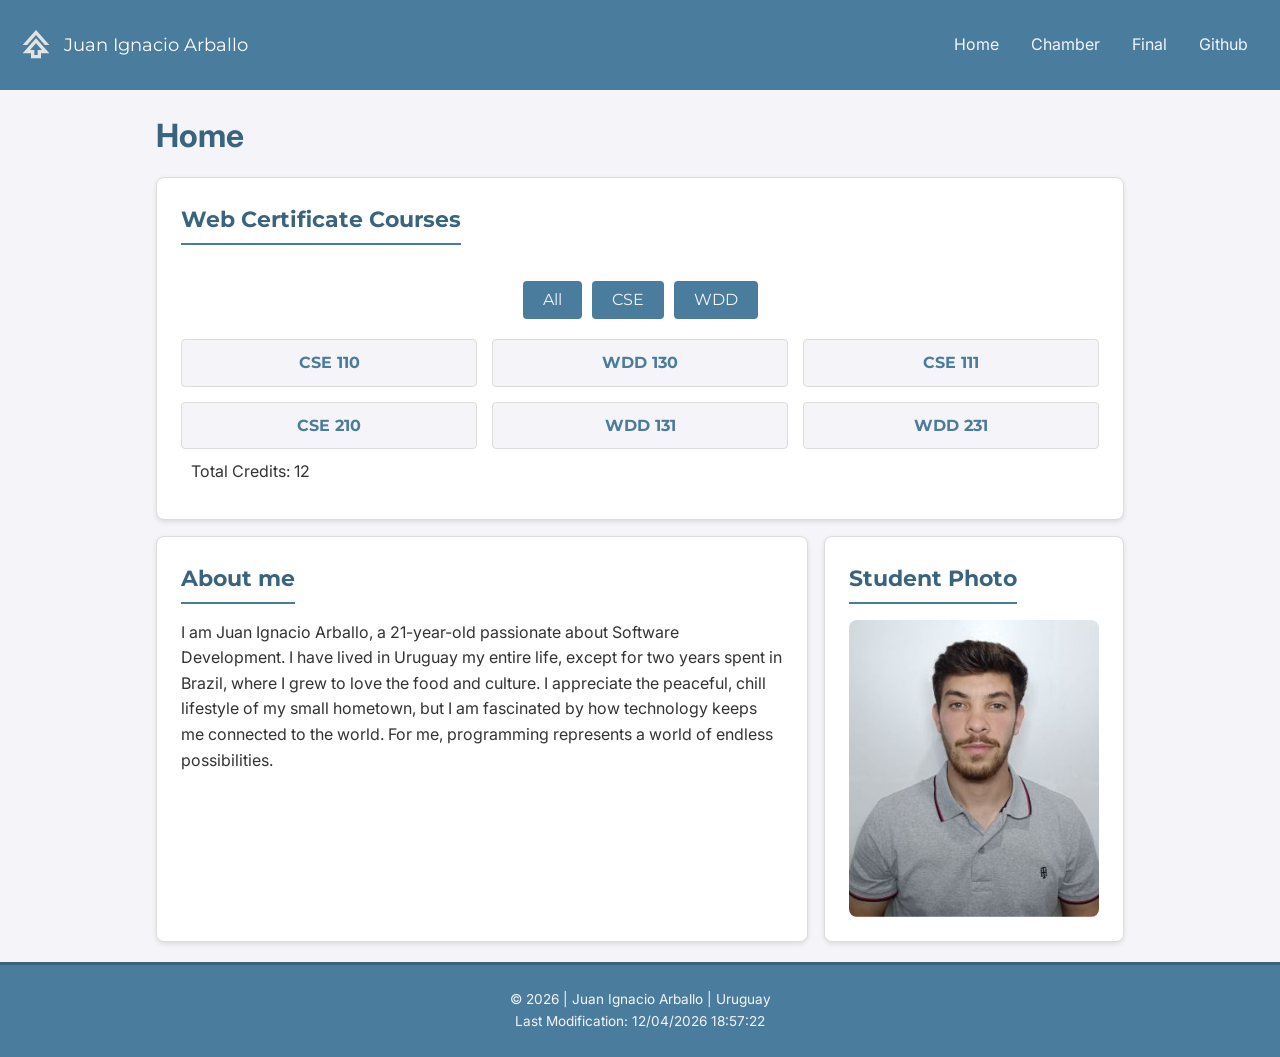
<file: index.html>
<!DOCTYPE html>
<html lang="en">
<head>
    <meta charset="UTF-8">
    <meta name="viewport" content="width=device-width, initial-scale=1.0">
    <meta name="author" content="Juan Ignacio Arballo">
    <meta name="description" content="WDD 231 Course Portal for Juan Ignacio Arballo. A hub for web development assignments, certificate progress, and software development projects.">

    <meta property="og:title" content="Juan Ignacio Arballo - WDD 231 Web Portal">
    <meta property="og:description" content="Assignment portal for WDD 231: Web Frontend Development. Check out my latest projects and coding progress.">
    <meta property="og:image" content="https://github.com/juanignacioA/wdd231/images/logo.svg">
    <meta property="og:url" content="https://github.com/juanignacioA/wdd231">
    
    <title>Software Development Portfolio</title>
    <link rel="icon" href="images/favicon.ico" type="image/logo">
    <link rel="stylesheet" href="styles/normalize.css">
    <link rel="stylesheet" href="styles/base.css">
    <link rel="stylesheet" href="styles/large.css">
    <link rel="preconnect" href="https://fonts.googleapis.com">
    <link rel="preconnect" href="https://fonts.gstatic.com" crossorigin>
    <link href="https://fonts.googleapis.com/css2?family=Inter:wght@400;700&family=Montserrat:wght@700&display=swap" rel="stylesheet">
    <script src="scripts/main.js" defer></script>
</head>
<body>

    <header>
        <div class="logo-area">
            <img src="images/logo.svg" alt="Logo" width="40" height="40">
            <span class="logo-text">Juan Ignacio Arballo</span>
        </div>

        <nav id="nav-menu">
            <a href="index.html">Home</a>
            <a href="chamber/index.html">Chamber</a>
            <a href="#">Final</a>
            <a href="https://github.com/juanignacioA/wdd231">Github</a>
        </nav>

        <button id="nav-button" class="hamburger-btn" aria-label="Toggle navigation"></button>
    </header>
<main>
    <h1>Home</h1>
    <section class="card-section" id="card-one">
        <h2>Web Certificate Courses</h2>
        <div class="filters">
            <button id="all">All</button>
            <button id="cse">CSE</button>
            <button id="wdd">WDD</button>
        </div>
        <div id="course-list"></div>
        <p id="total-credits"></p>
    </section>
    <section class="card-section" id="card-two">
        <h2>About me</h2>
        <p>I am Juan Ignacio Arballo, a 21-year-old passionate about Software Development. I have lived in Uruguay my entire life, except for two years spent in Brazil, where I grew to love the food and culture. I appreciate the peaceful, chill lifestyle of my small hometown, but I am fascinated by how technology keeps me connected to the world. For me, programming represents a world of endless possibilities.</p>
    </section>

    <section class="card-section" id="card-three">
        <h2>Student Photo</h2>
        <img src="images/profile-foto-small.jpg" alt="Student photo">
    </section>
</main>

    <footer>
        <p>&copy; <span id="currentyear"></span> | Juan Ignacio Arballo | Uruguay</p>
        <p id="lastModified"></p>
    </footer>

</body>
</html>
</file>
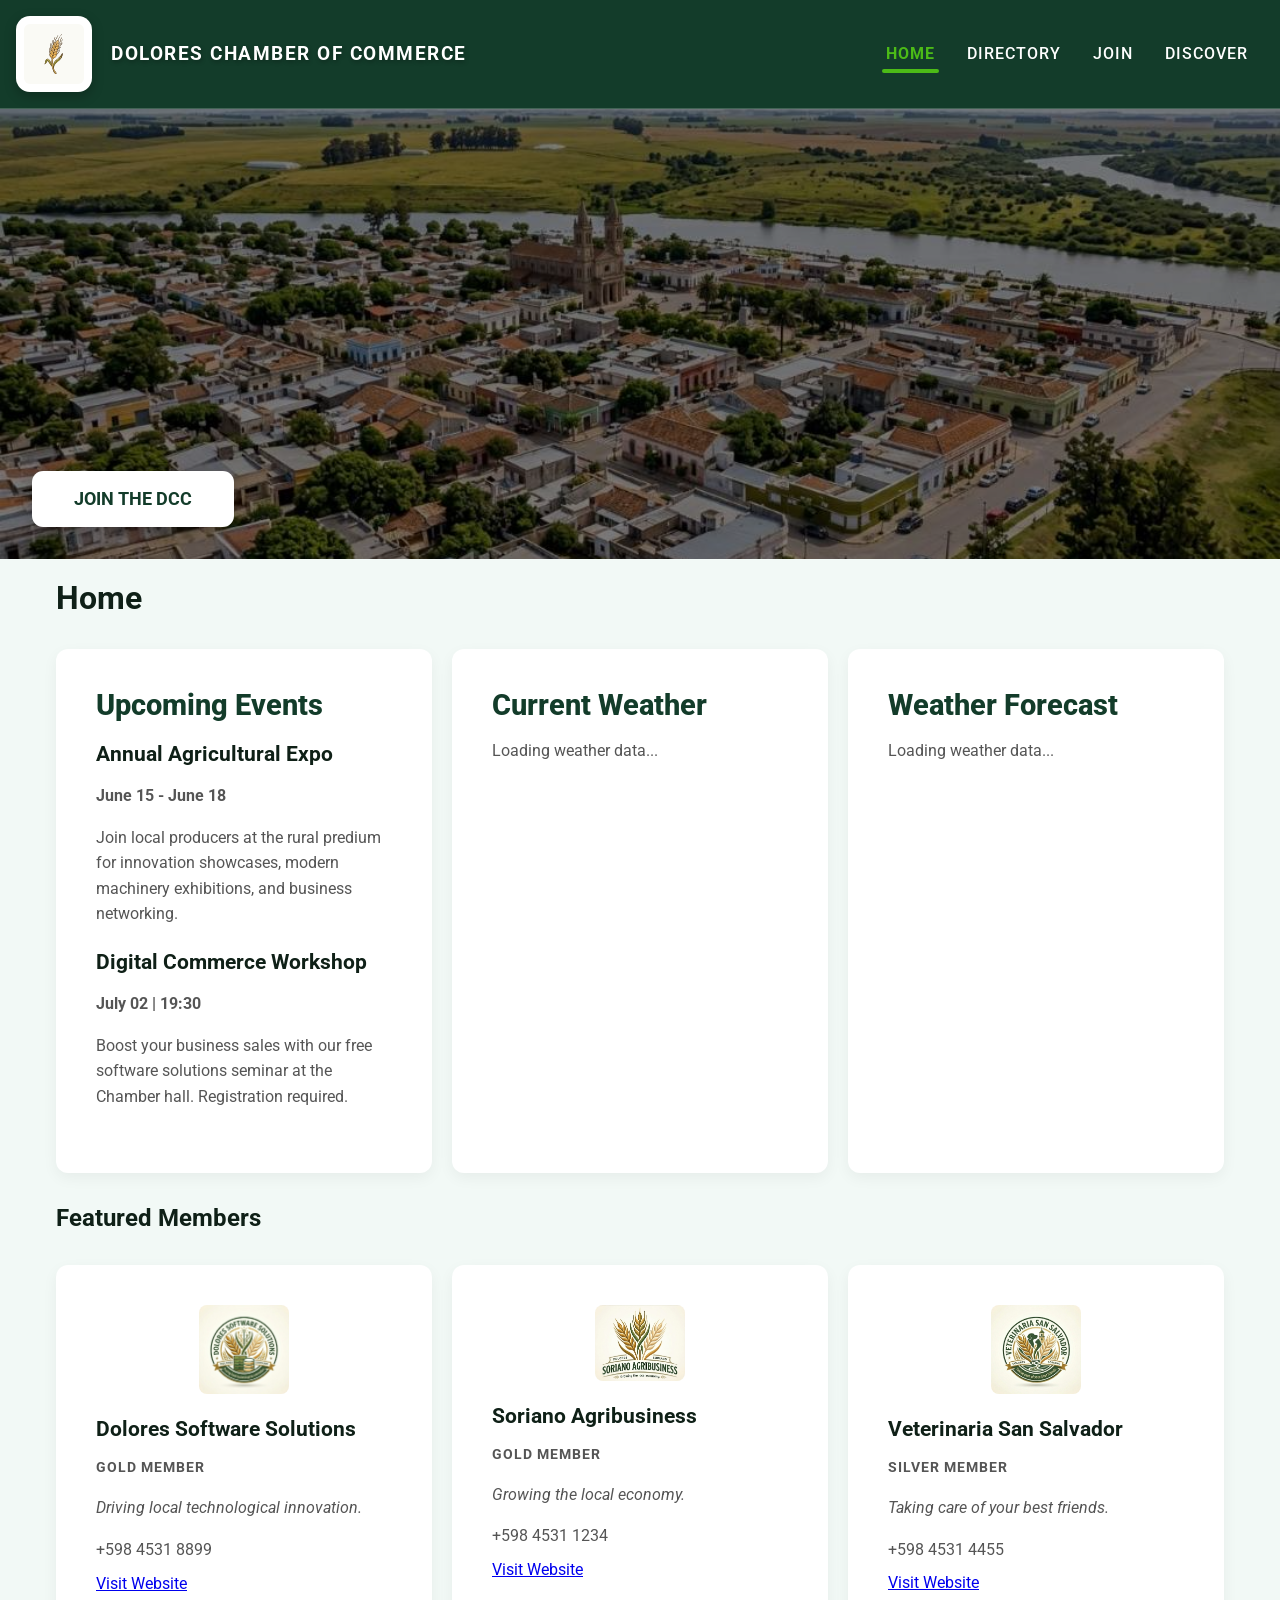
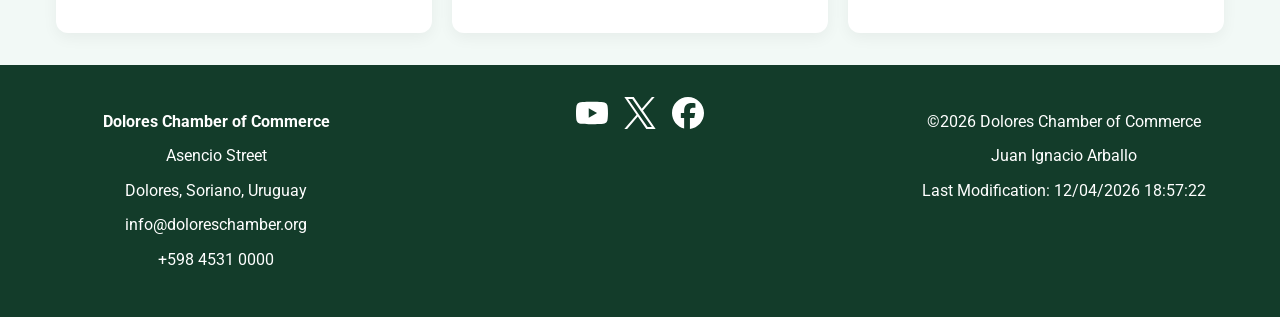
<file: chamber/index.html>
<!DOCTYPE html>
<html lang="en">
<head>
    <meta charset="UTF-8">
    <meta name="viewport" content="width=device-width, initial-scale=1.0">

    <meta property="og:title" content="Chamber of Commerce Home - Dolores, Soriano">
    <meta property="og:description" content="Explore and connect with local businesses and organization members in our chamber directory.">
    <meta property="og:image" content="https://juanignacioa.github.io/wdd231/chamber/images/logo-wheat.webp">
    <meta property="og:url" content="https://juanignacioa.github.io/wdd231/chamber/directory.html">

    <meta name="description" content="Chamber of Commerce business Home page. View local organization profiles in grid or list layout.">
    <meta name="author" content="Juan Ignacio Arballo">

    <title>Home - Dolores Chamber of Commerce</title>

    <link rel="preconnect" href="https://fonts.googleapis.com">
    <link rel="preconnect" href="https://fonts.gstatic.com" crossorigin>
    <link href="https://fonts.googleapis.com/css2?family=Roboto:wght@400;500;700&display=swap" rel="stylesheet">

    <link rel="icon" href="images/favicon-wheat.ico">
    <link rel="stylesheet" href="../styles/normalize.css">
    <link rel="stylesheet" href="styles/base.css">
    <link rel="stylesheet" href="styles/base-large.css">
    <link rel="stylesheet" href="styles/home.css">
    <script src="scripts/main.mjs" type="module"></script>
    <script src="scripts/home.mjs" type="module"></script>
    <script src="scripts/weather.mjs" type="module"></script>

</head>
<body>
    <header>
        <div class="logo-area">
            <div class="logo-area">
                <a href="index.html" class="logo-link">
                    <img src="images/logo-wheat.svg" alt="Dolores Chamber Logo" id="logo">
                    <span class="logo-text">
                        <span class="long-text">DOLORES CHAMBER OF COMMERCE</span>
                        <span class="short-text">DOLORES C.C.</span>
                    </span>
                </a>
            </div>
        </div>
        <button id="menu"></button>
        <nav class="navigation">
            <a href="index.html" class="active">HOME</a>
            <a href="directory.html">DIRECTORY</a>
            <a href="join.html">JOIN</a>
            <a href="discover.html">DISCOVER</a>
        </nav>
    </header>
    <main class="home-main">
        <section class="hero-section">
            <img src="images/hero-image-small.webp" alt="Aerial view of Dolores" class="hero-img">
            <div class="hero-btn-container">
                <a href="join.html" class="hero-btn">JOIN THE DCC</a>
            </div>
        </section>
        
        <div class="content-wrapper">
            <h1>Home</h1>
            <section class="home-grid">
                <div id="events-container" class="card">
                    <h2>Upcoming Events</h2>
                </div>
                <div id="weather-container" class="card">
                    <h2>Current Weather</h2>
                    <div id="current-weather"><p>Loading weather data...</p></div>
                </div>
                <div id="forecast-container" class="card">
                    <h2>Weather Forecast</h2>
                    <div id="three-day-forecast"><p>Loading weather data...</p></div>
                </div>
            </section>

            <section class="spotlights-section">
                <h2>Featured Members</h2>
                <div id="spotlights-container" class="spotlights-grid">
                    <p>Loading members...</p>
                </div>
            </section>

        </div>
    </main>

    <footer>
        <div class="footer-info">
            <p><strong>Dolores Chamber of Commerce</strong></p>
            <p>Asencio Street</p>
            <p>Dolores, Soriano, Uruguay</p>
            <p>info@doloreschamber.org</p>
            <p>+598 4531 0000</p>
        </div>
        <div class="footer-social">
            <a href="#" class="social-icon"><img src="images/youtube.svg" alt="YouTube" aria-label="Visit our Youtube Chanel"></a>
            <a href="#" class="social-icon"><img src="images/x-twitter.svg" alt="Twitter" aria-label="Visit our Twitter page"></a>
            <a href="#" class="social-icon"><img src="images/facebook.svg" alt="Facebook" aria-label="Visit our Facebook page"></a>
        </div>
        <div class="footer-meta">
            <p>&copy;<span id="currentyear"></span> Dolores Chamber of Commerce</p>
            <p>Juan Ignacio Arballo</p>
            <p id="lastModified"></p>
        </div>
    </footer>
</body>
</html>
</file>
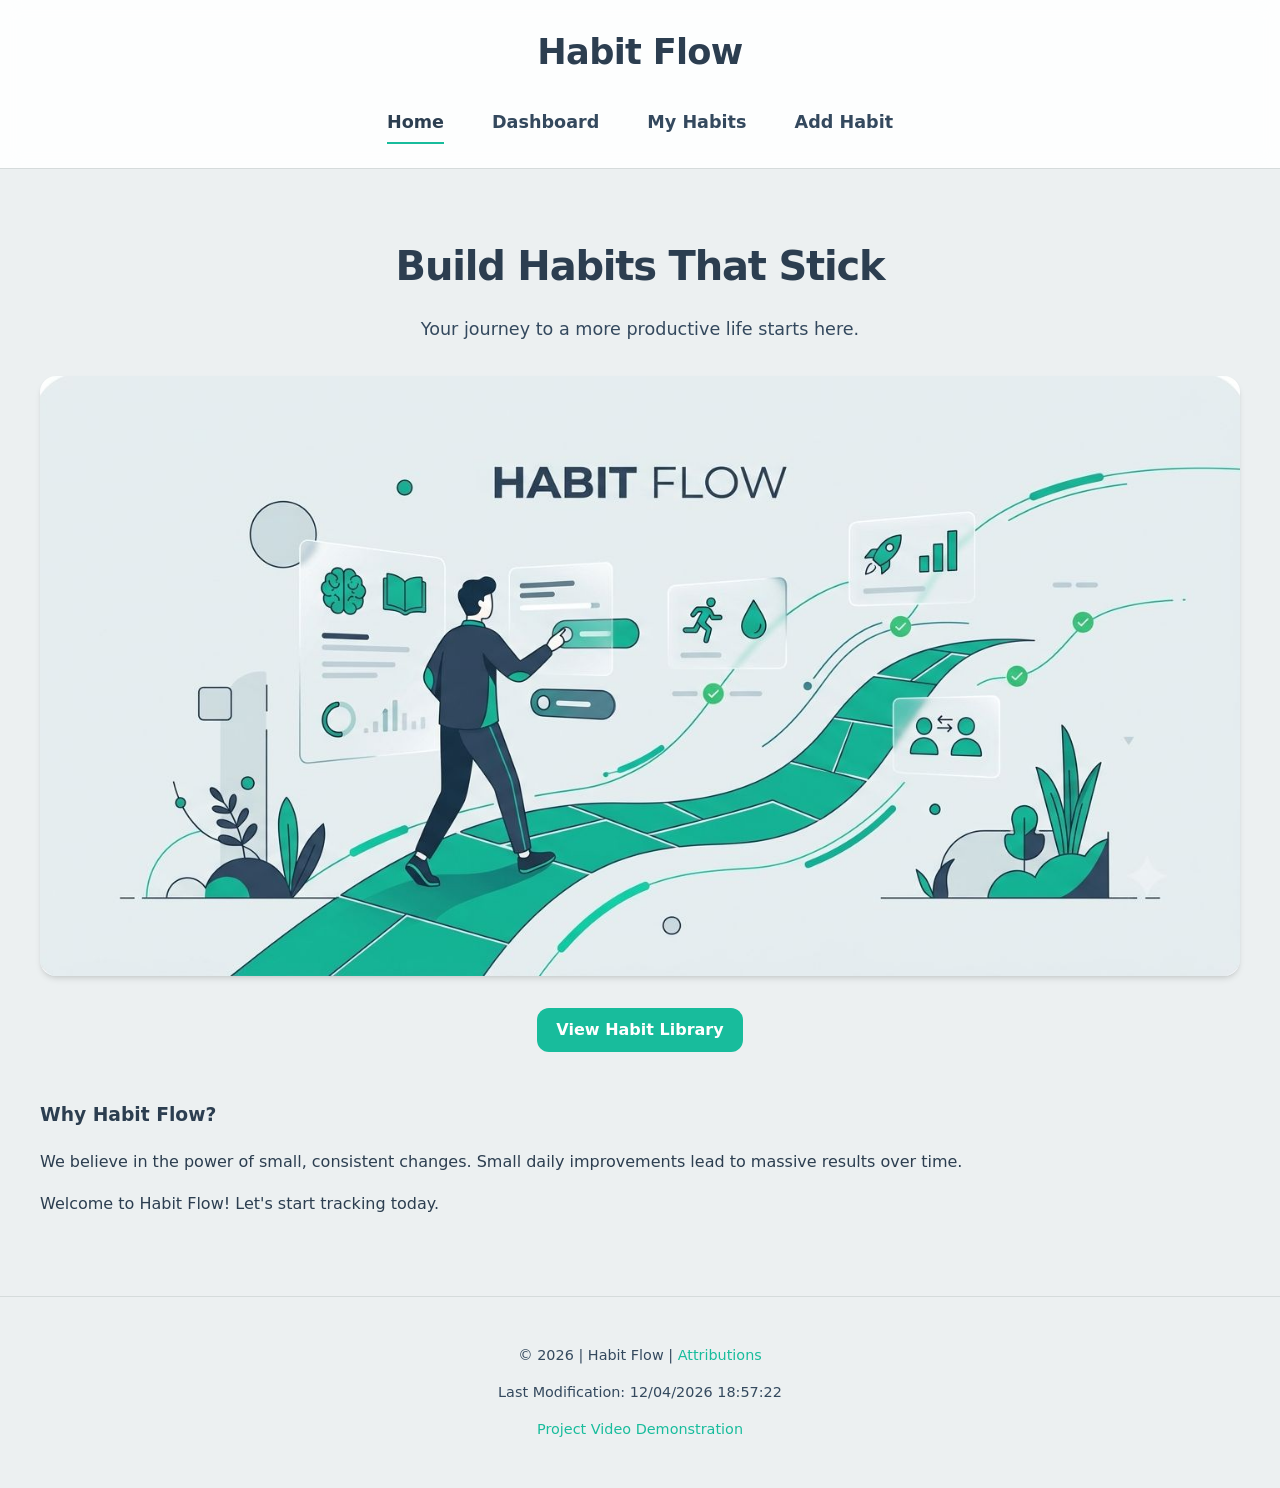
<file: project/index.html>
<!DOCTYPE html>
<html lang="en">
<head>
    <meta charset="UTF-8">
    <meta name="viewport" content="width=device-width, initial-scale=1.0">
    <meta name="description" content="Habit Flow helps you track your daily routines and build a better life through consistent actions.">
    <meta name="author" content="Juan Ignacio Arballo">
    
    <meta property="og:title" content="Habit Flow - Track Your Habits">
    <meta property="og:type" content="website">
    <meta property="og:image" content="images/hero.webp">
    <meta property="og:url" content="https://yourgithub.github.io/wdd231/project/">
    
    <title>Habit Flow | Home</title>
    <link rel="icon" href="images/favicon-siteplan.ico">
    
    <link rel="stylesheet" href="styles/base.css">
    <link rel="stylesheet" href="styles/larger.css">
</head>
<body>
    <header>
        <div class="header-inner">
            <h1>Habit Flow</h1>
            <button id="menu" aria-label="Open Menu">&#9776;</button>
        </div>
        <nav class="navigation">
            <a href="index.html">Home</a>
            <a href="dashboard.html">Dashboard</a>
            <a href="myhabits.html">My Habits</a>
            <a href="add-habit.html">Add Habit</a>
        </nav>
    </header>

    <main>
        <section class="hero">
            <h2>Build Habits That Stick</h2>
            <p>Your journey to a more productive life starts here.</p>
            <img src="images/hero.webp" alt="Person organizing their daily tasks" loading="lazy" width="800" height="400">
            <a href="dashboard.html" class="cta-button">View Habit Library</a>
        </section>
        <section class="intro">
            <h3>Why Habit Flow?</h3>
            <p>We believe in the power of small, consistent changes. Small daily improvements lead to massive results over time.</p>
            <div id="visit-message"></div> </section>
    </main>

    <footer>
        <p>&copy; <span id="currentyear"></span> | Habit Flow | <a href="attributions.html" target="_blank">Attributions</a></p>
        <p id="lastModified"></p>
        <p><a href="https://youtube.com/your-video-link" target="_blank">Project Video Demonstration</a></p>
    </footer>
    
    <script type="module" src="scripts/main.mjs"></script>
</body>
</html>
</file>
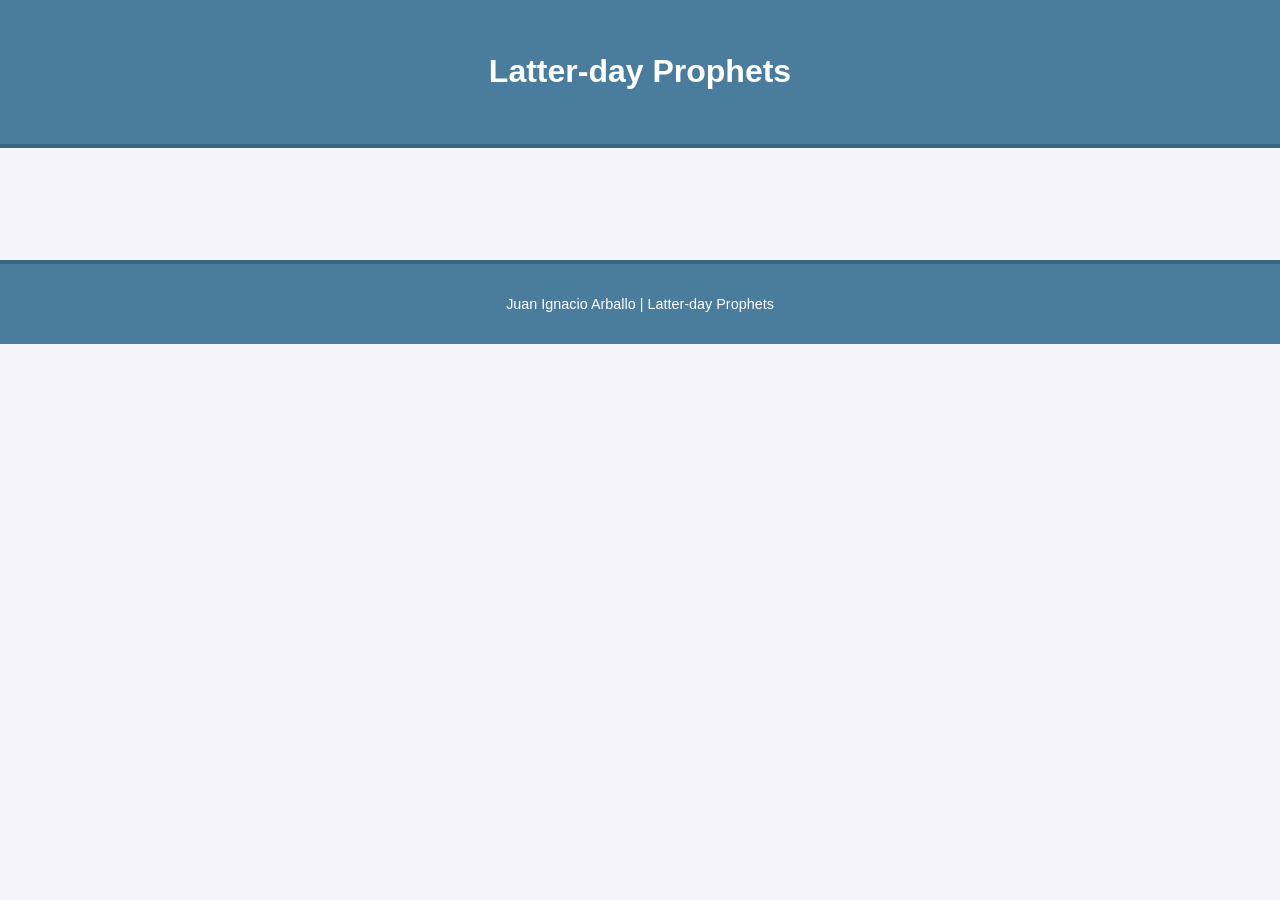
<file: prophets.html>
<!DOCTYPE html>
<html lang="en">
<head>
    <meta charset="UTF-8">
    <meta name="viewport" content="width=device-width, initial-scale=1.0">
    
    <title>Latter-day Prophets</title>
    <link rel="icon" href="images/favicon.ico" type="image/logo">
    <link rel="stylesheet" href="styles/prophets.css">
    <script src="scripts/prophets.js" defer></script>
</head>
<body>
    <header>
    <h1>Latter-day Prophets</h1>
    </header>
    <main>
    <div id="cards"></div>
    </main>
    <footer>
     <p>Juan Ignacio Arballo | Latter-day Prophets</p>
    </footer>
</body>
</html>
</file>
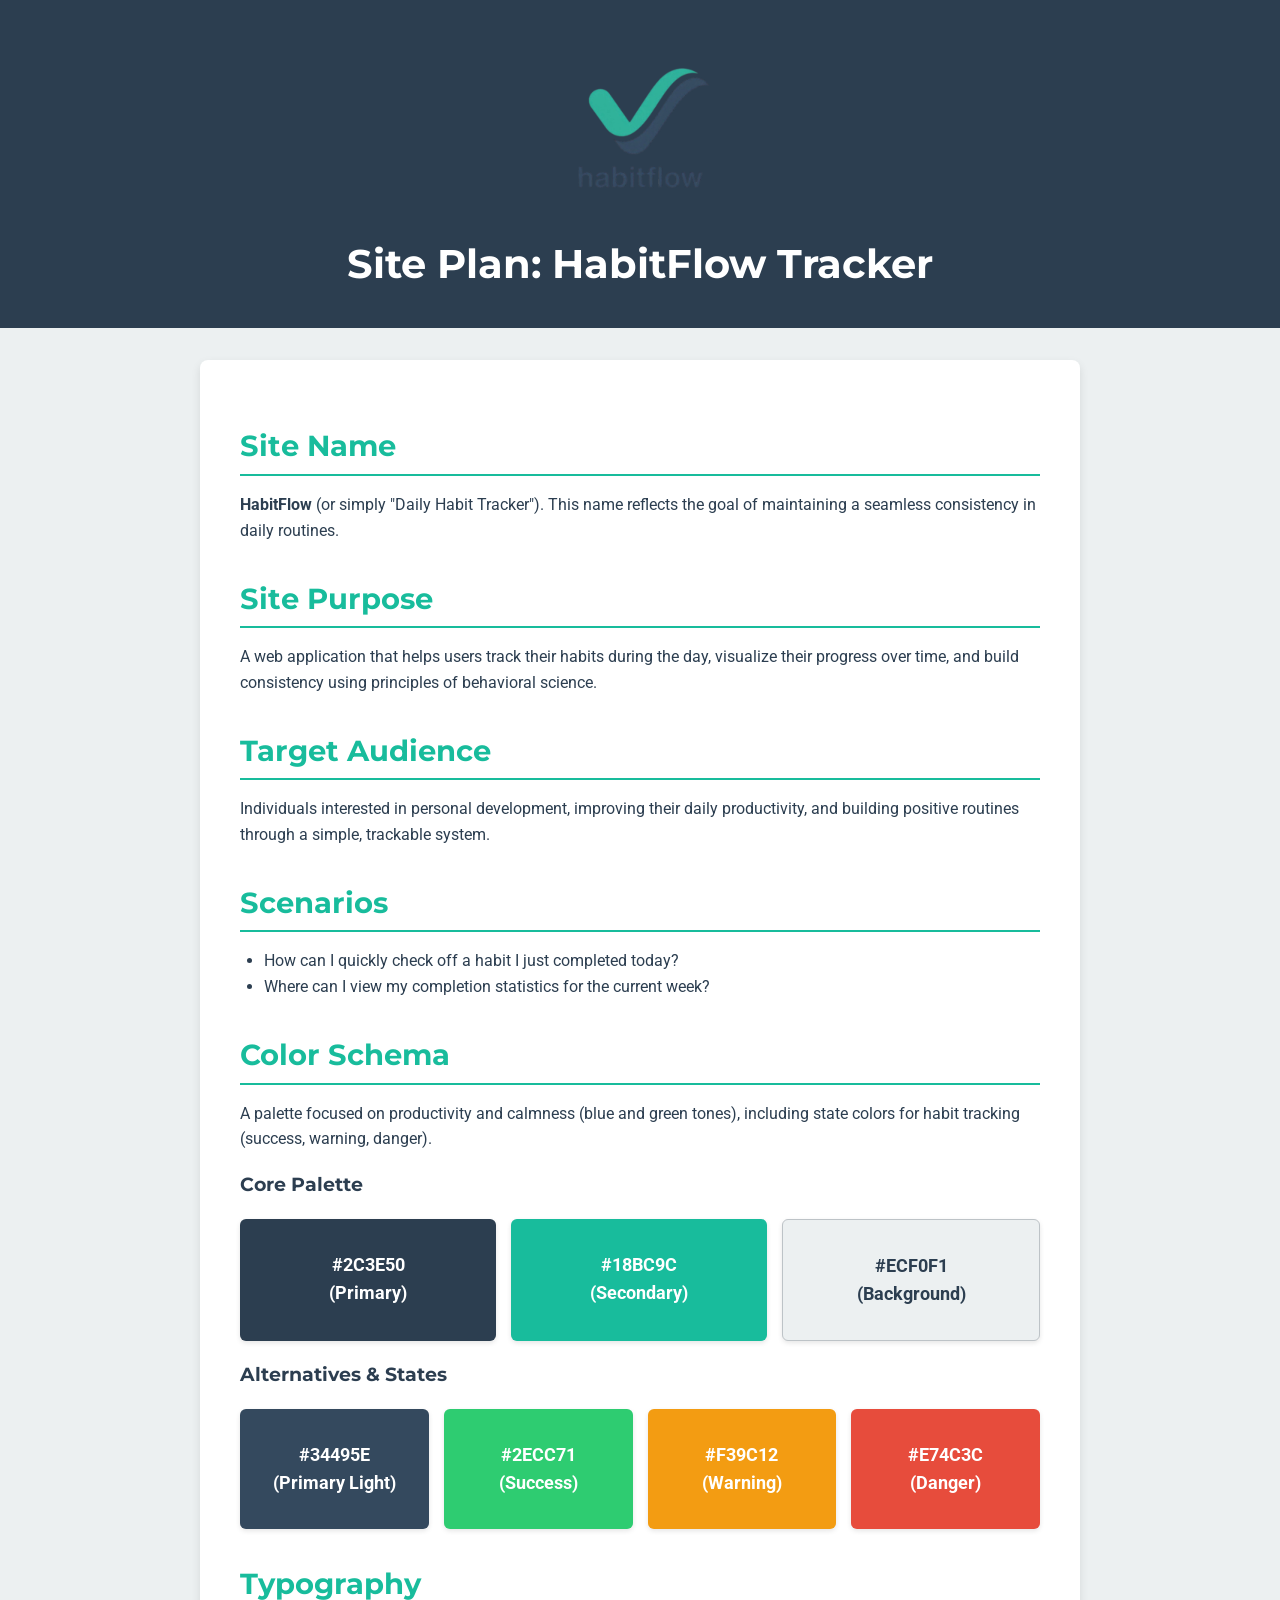
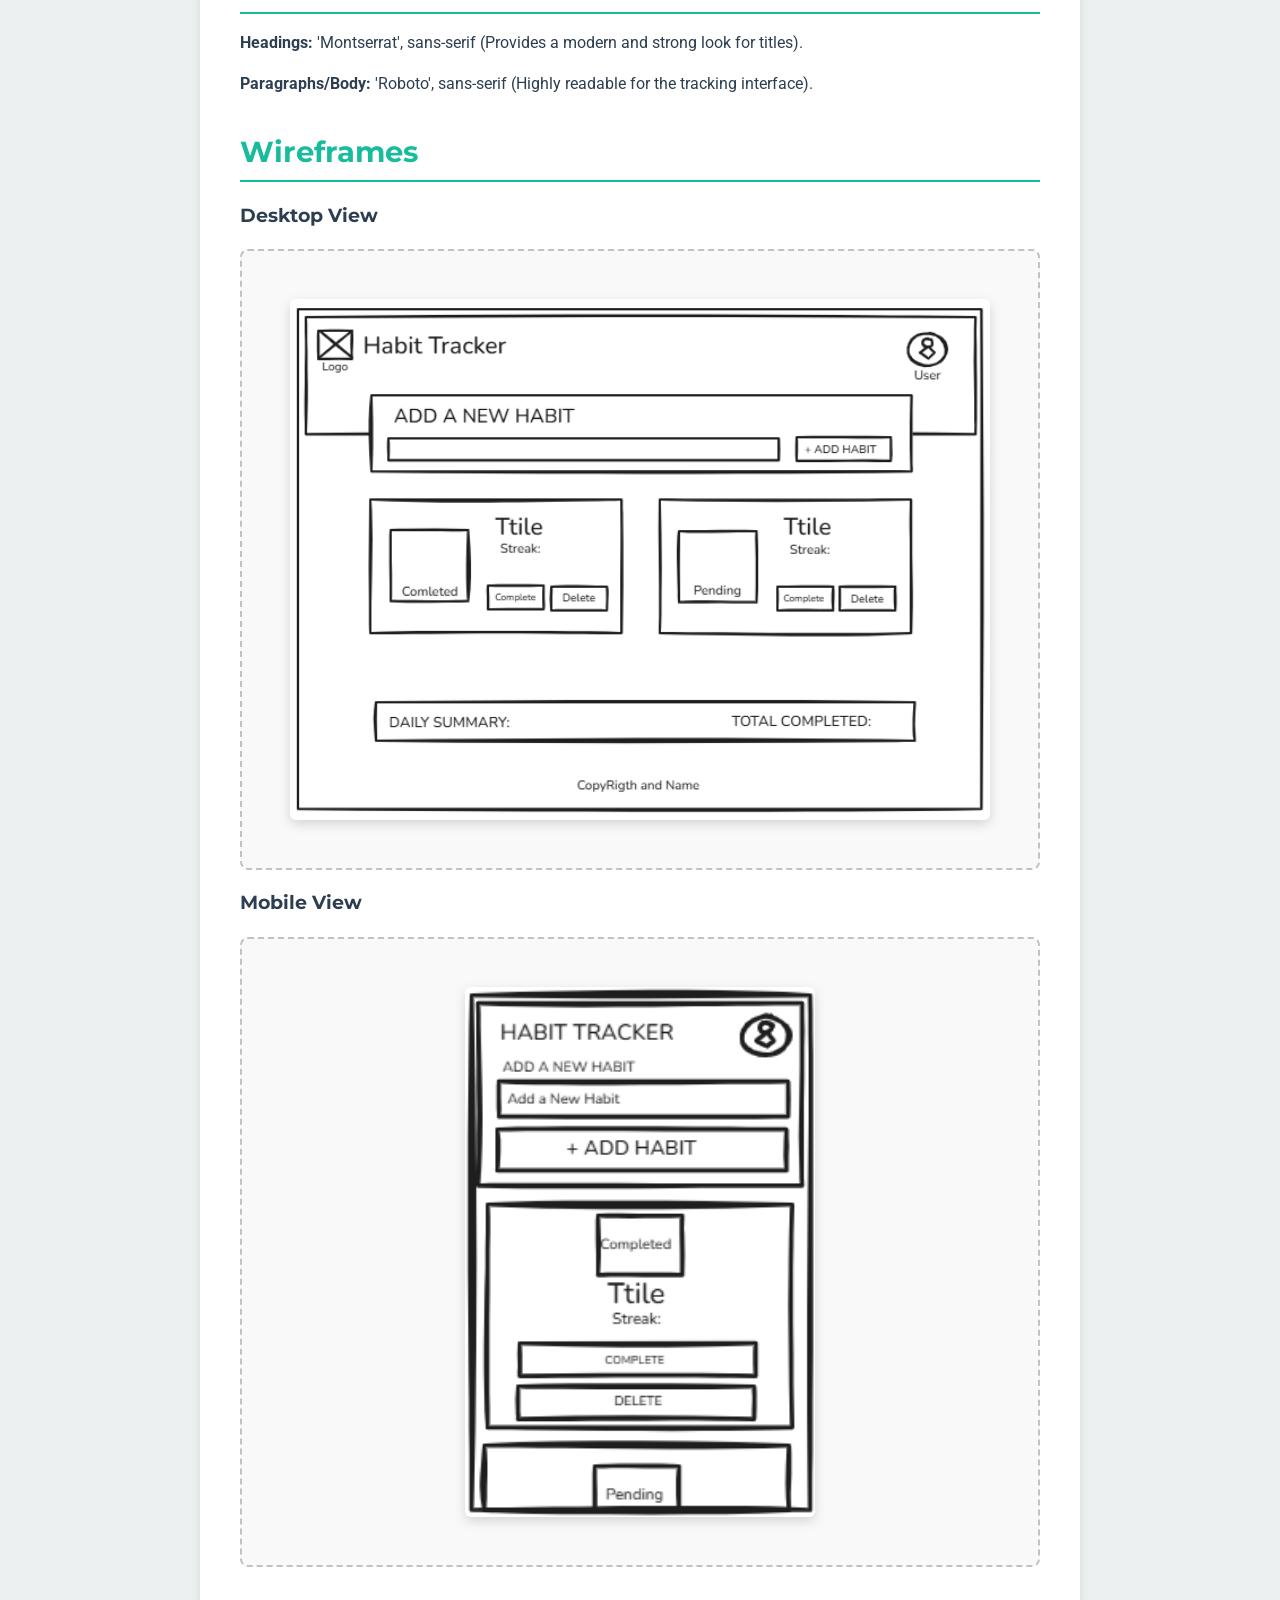
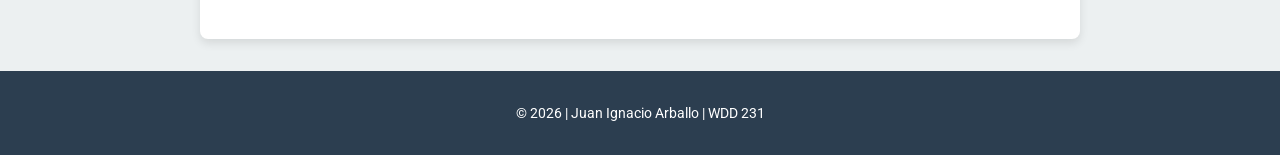
<file: siteplan.html>
<!DOCTYPE html>
<html lang="en-us">
<head>
    <meta charset="utf-8">
    <meta name="viewport" content="width=device-width, initial-scale=1">
    <title>Site Plan - Daily Habit Tracker</title>
    <meta name="description" content="Site plan for a daily habit tracking web application.">
    <meta name="author" content="Juan Ignacio Arballo">
    
    <link rel="preconnect" href="https://fonts.googleapis.com">
    <link rel="preconnect" href="https://fonts.gstatic.com" crossorigin>
    <link href="https://fonts.googleapis.com/css2?family=Montserrat:wght@600&family=Roboto:wght@400;700&display=swap" rel="stylesheet">
    <link rel="icon" type="image/x-icon" href="images/favicon-siteplan.ico">
    <link rel="apple-touch-icon" href="apple-touch-icon.png">
    
    <link rel="stylesheet" href="styles/siteplan.css">
</head>
<body>
    <header>
        <img src="images/android-chrome-192x192.png" alt="logo">
        <h1>Site Plan: HabitFlow Tracker</h1>
    </header>
    <main>
        <section>
            <h2>Site Name</h2>
            <p><strong>HabitFlow</strong> (or simply "Daily Habit Tracker"). This name reflects the goal of maintaining a seamless consistency in daily routines.</p>
        </section>

        <section>
            <h2>Site Purpose</h2>
            <p>A web application that helps users track their habits during the day, visualize their progress over time, and build consistency using principles of behavioral science.</p>
        </section>

        <section>
            <h2>Target Audience</h2>
            <p>Individuals interested in personal development, improving their daily productivity, and building positive routines through a simple, trackable system.</p>
        </section>

        <section>
            <h2>Scenarios</h2>
            <ul>
                <li>How can I quickly check off a habit I just completed today?</li>
                <li>Where can I view my completion statistics for the current week?</li>
            </ul>
        </section>

        <section>
            <h2>Color Schema</h2>
            <p>A palette focused on productivity and calmness (blue and green tones), including state colors for habit tracking (success, warning, danger).</p>
            
            <h3>Core Palette</h3>
            <div class="colors">
                <div class="color-box primary">#2C3E50<br>(Primary)</div>
                <div class="color-box secondary">#18BC9C<br>(Secondary)</div>
                <div class="color-box accent">#ECF0F1<br>(Background)</div>
            </div>

            <h3>Alternatives & States</h3>
            <div class="colors">
                <div class="color-box primary-light">#34495E<br>(Primary Light)</div>
                <div class="color-box success">#2ECC71<br>(Success)</div>
                <div class="color-box warning">#F39C12<br>(Warning)</div>
                <div class="color-box danger">#E74C3C<br>(Danger)</div>
            </div>
        </section>

        <section>
            <h2>Typography</h2>
            <p><strong>Headings:</strong> 'Montserrat', sans-serif (Provides a modern and strong look for titles).</p>
            <p><strong>Paragraphs/Body:</strong> 'Roboto', sans-serif (Highly readable for the tracking interface).</p>
        </section>

        <section>
            <h2>Wireframes</h2>
            
            <h3>Desktop View</h3>
            <div class="wireframe-placeholder desktop-wireframe">
                <img src="images/wireframe-desktop.png" alt="Desktop view wireframe for HabitFlow">
            </div>
            
            <h3>Mobile View</h3>
            <div class="wireframe-placeholder mobile-wireframe">
                <img src="images/wireframe-mobile.png" alt="Mobile view wireframe for HabitFlow">
            </div>
        </section>
    </main>
    <footer>
        <p>&copy; 2026 | Juan Ignacio Arballo | WDD 231</p>
    </footer>
</body>
</html>
</file>
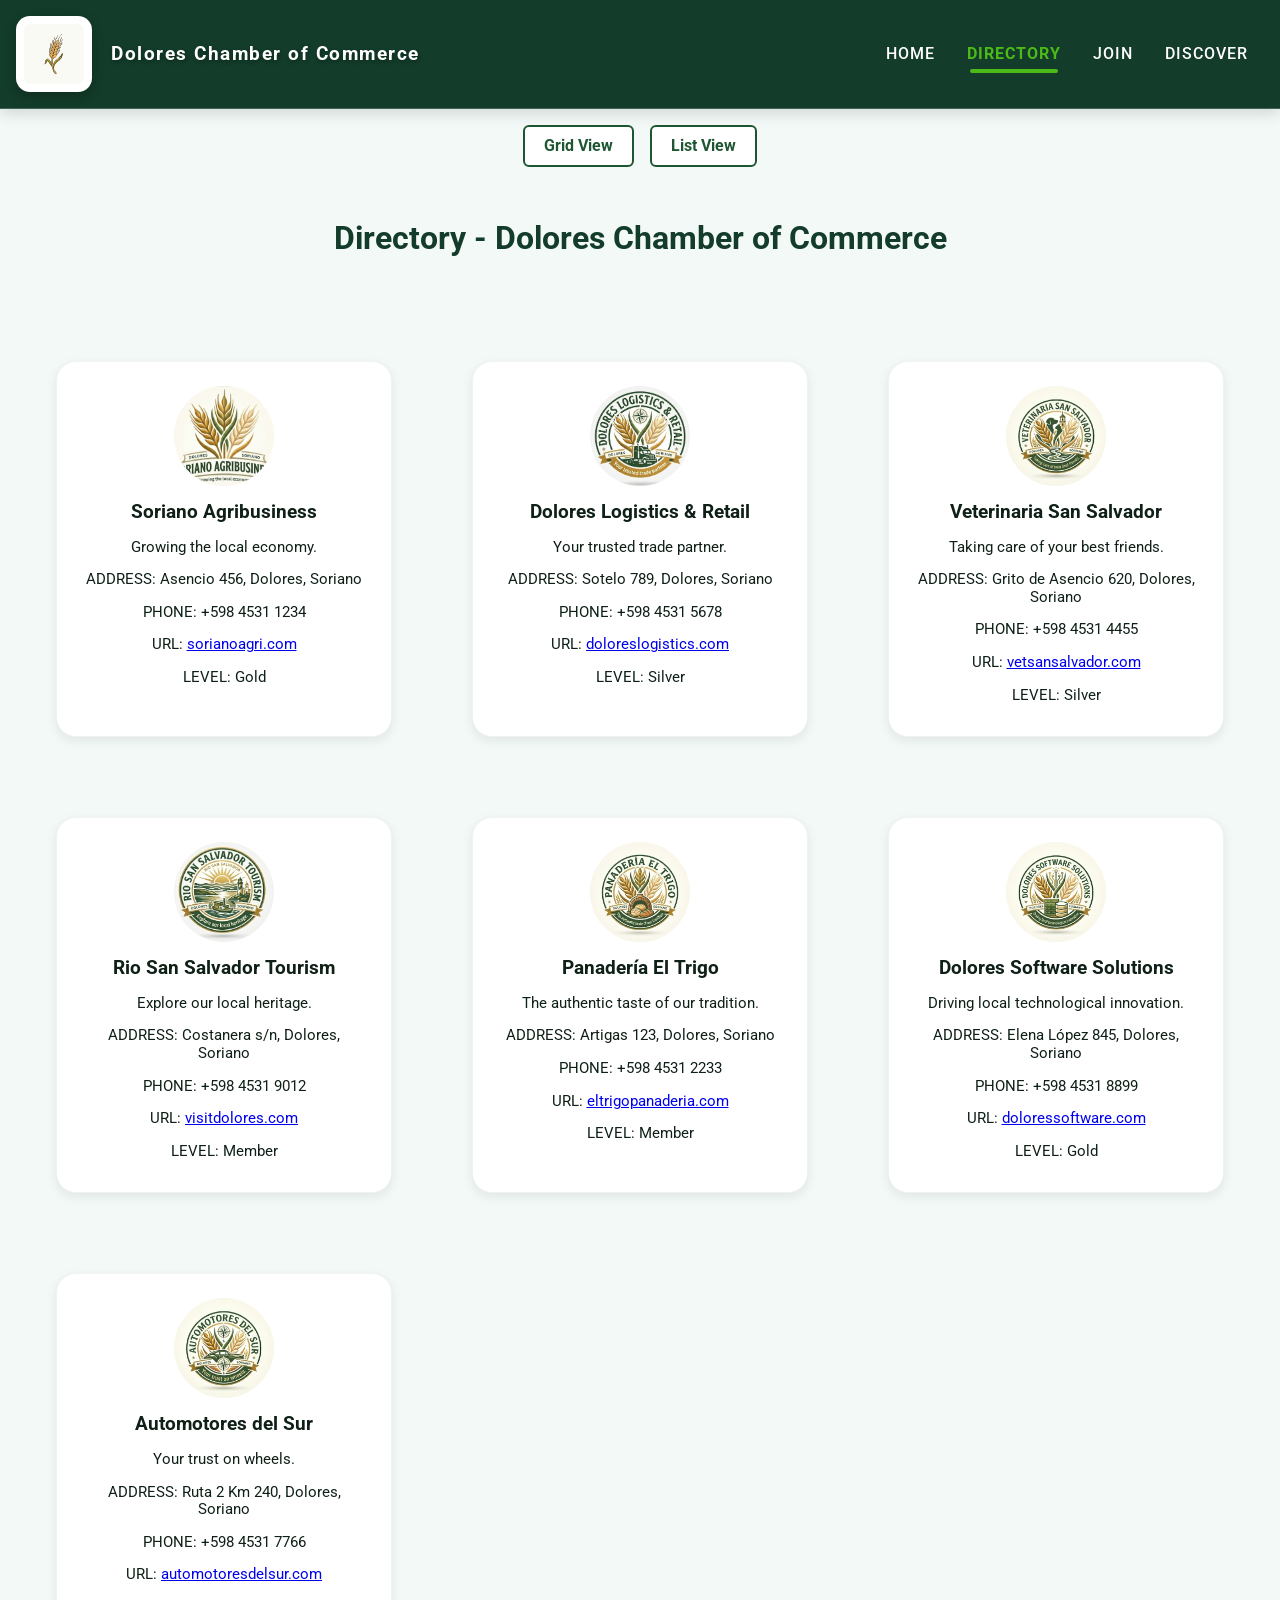
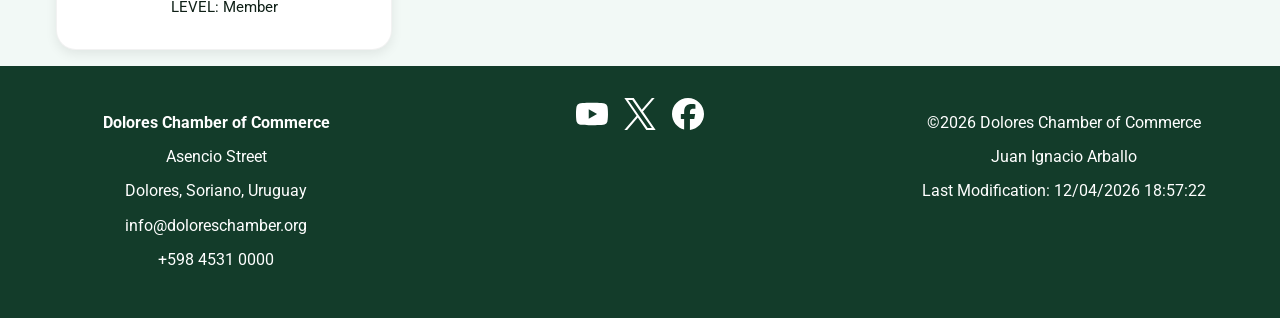
<file: chamber/directory.html>
<!DOCTYPE html>
<html lang="en">
<head>
    <meta charset="UTF-8">
    <meta name="viewport" content="width=device-width, initial-scale=1.0">

    <meta property="og:title" content="Chamber of Commerce Directory - Dolores, Soriano">
    <meta property="og:description" content="Explore and connect with local businesses and organization members in our chamber directory.">
    <meta property="og:image" content="https://juanignacioa.github.io/wdd231/chamber/images/logo-wheat.jpg">
    <meta property="og:url" content="https://juanignacioa.github.io/wdd231/chamber/directory.html">

    <meta name="description" content="Chamber of Commerce business directory page. View local organization profiles in grid or list layout.">
    <meta name="author" content="Juan Ignacio Arballo">

    <title>Directory - Dolores Chamber of Commerce</title>

    <link rel="preconnect" href="https://fonts.googleapis.com">
    <link rel="preconnect" href="https://fonts.gstatic.com" crossorigin>
    <link href="https://fonts.googleapis.com/css2?family=Roboto:wght@400;500;700&display=swap" rel="stylesheet">

    <link rel="icon" href="images/favicon-wheat.ico">
    <link rel="stylesheet" href="../styles/normalize.css">
    <link rel="stylesheet" href="styles/base.css">
    <link rel="stylesheet" href="styles/base-large.css">
    <link rel="stylesheet" href="styles/directory.css">
    <link rel="stylesheet" href="styles/directory-large.css">
    <script src="scripts/main.mjs" type="module"></script>
    <script src="scripts/directory.mjs" type="module" defer></script>


</head>
<body>
    <header>
        <div class="logo-area">
            <div class="logo-area">
                <a href="index.html" class="logo-link">
                    <img src="images/logo-wheat.svg" alt="Dolores Chamber Logo" aria-label="Go to Dolores Chamber of Commerce home page" id="logo">
                    <span class="logo-text">
                        <span class="long-text">Dolores Chamber of Commerce</span>
                        <span class="short-text">Dolores C.C.</span>
                    </span>
                </a>
            </div>
        </div>
        <button id="menu" aria-label="Open Hamburger Menu"></button>
        <nav class="navigation">
            <a href="index.html">HOME</a>
            <a href="directory.html" class="active">DIRECTORY</a>
            <a href="join.html">JOIN</a>
            <a href="discover.html">DISCOVER</a>
        </nav>
    </header>

    <div class="view-toggle">
        <button id="gridBtn" aria-label="Switch to Grid View">Grid View</button>
        <button id="listBtn" aria-label="Switch to List View">List View</button>
    </div>

    <main class="grid-view">
        <h1>Directory - Dolores Chamber of Commerce</h1>
    </main>

    <footer>
        <div class="footer-info">
            <p><strong>Dolores Chamber of Commerce</strong></p>
            <p>Asencio Street</p>
            <p>Dolores, Soriano, Uruguay</p>
            <p>info@doloreschamber.org</p>
            <p>+598 4531 0000</p>
        </div>
        <div class="footer-social">
            <a href="#" class="social-icon"><img src="images/youtube.svg" alt="YouTube" aria-label="Visit our Youtube Chanel"></a>
            <a href="#" class="social-icon"><img src="images/x-twitter.svg" alt="Twitter" aria-label="Visit our Twitter page"></a>
            <a href="#" class="social-icon"><img src="images/facebook.svg" alt="Facebook" aria-label="Visit our Facebook page"></a>
        </div>
        <div class="footer-meta">
            <p>&copy;<span id="currentyear"></span> Dolores Chamber of Commerce</p>
            <p>Juan Ignacio Arballo</p>
            <p id="lastModified"></p>
        </div>
    </footer>
</body>
</html>
</file>
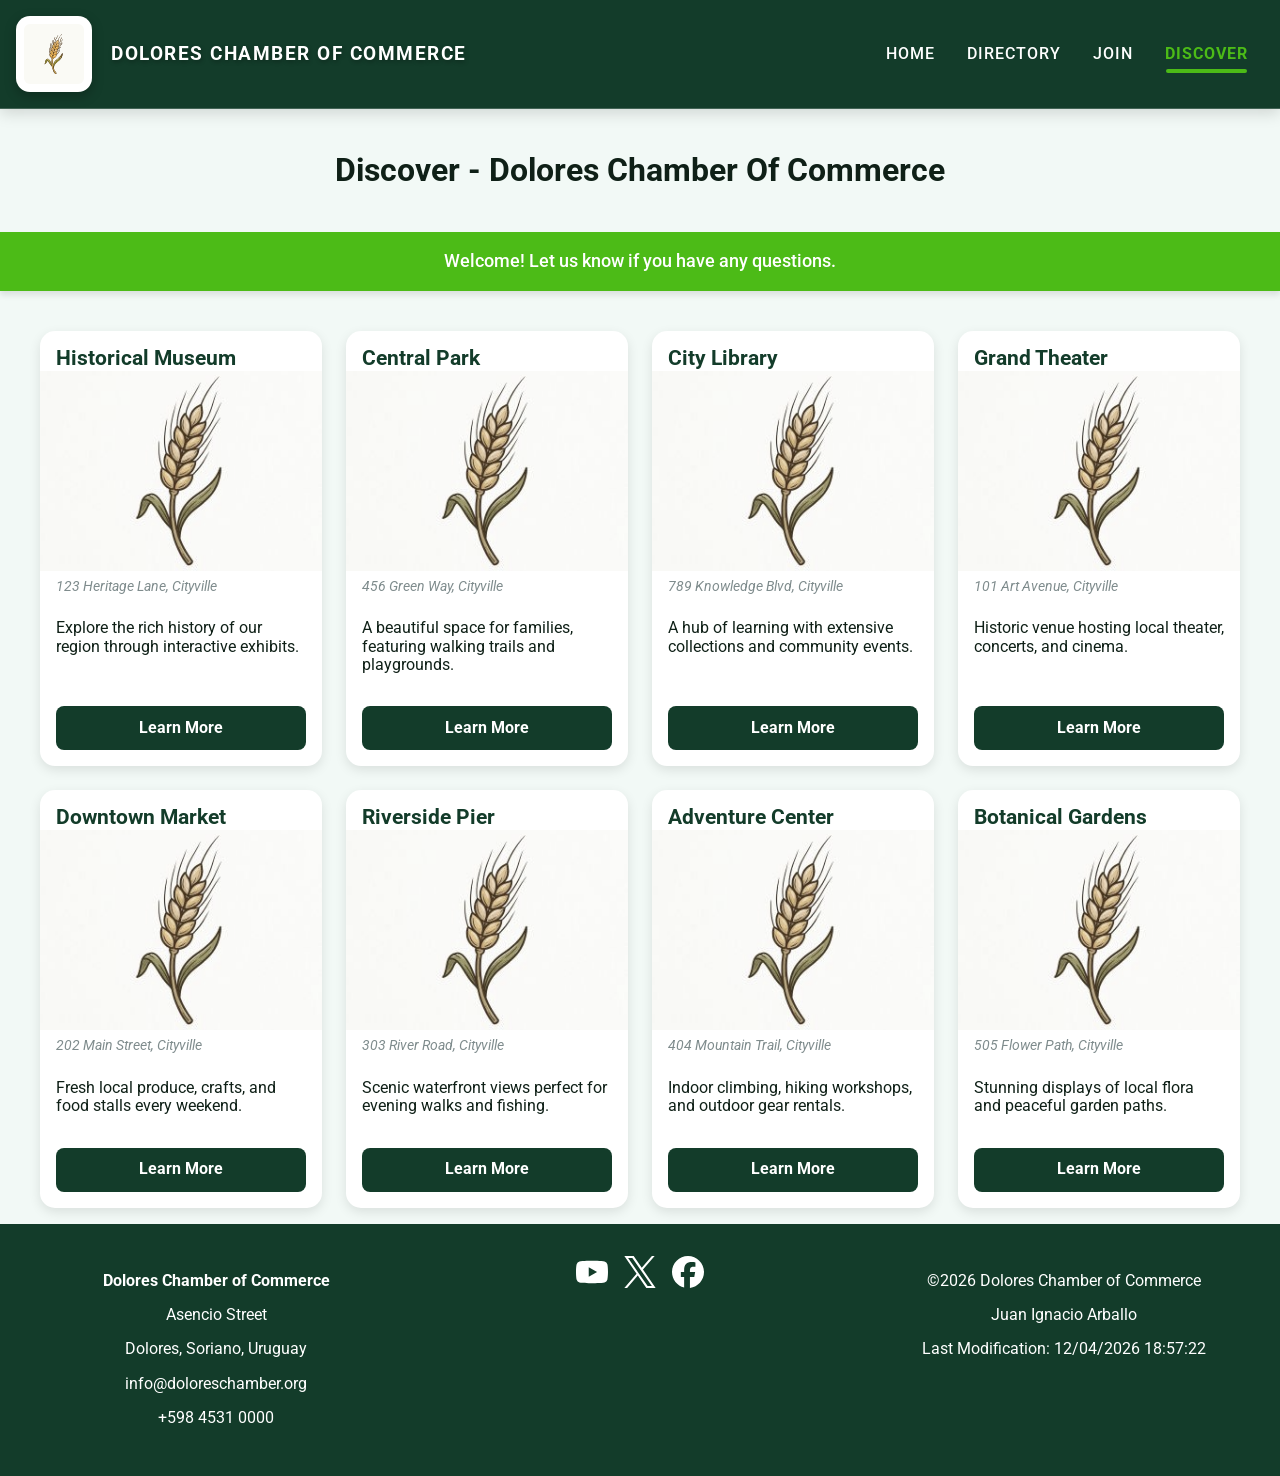
<file: chamber/discover.html>
<!DOCTYPE html>
<html lang="en">
<head>
    <meta charset="UTF-8">
    <meta name="viewport" content="width=device-width, initial-scale=1.0">

    <meta property="og:title" content="Chamber of Commerce Discover - Dolores, Soriano">
    <meta property="og:description" content="Explore and connect with local businesses and organization members in our chamber directory.">
    <meta property="og:image" content="https://juanignacioa.github.io/wdd231/chamber/images/logo-wheat.webp">
    <meta property="og:url" content="https://juanignacioa.github.io/wdd231/chamber/directory.html">

    <meta name="description" content="Chamber of Commerce business directory page. View local organization profiles in grid or list layout.">
    <meta name="author" content="Juan Ignacio Arballo">

    <title>Discover - Dolores Chamber of Commerce</title>

    <link rel="preconnect" href="https://fonts.googleapis.com">
    <link rel="preconnect" href="https://fonts.gstatic.com" crossorigin>
    <link href="https://fonts.googleapis.com/css2?family=Roboto:wght@400;500;700&display=swap" rel="stylesheet">

    <link rel="icon" href="images/favicon-wheat.ico">
    <link rel="stylesheet" href="../styles/normalize.css">
    <link rel="stylesheet" href="styles/base.css">
    <link rel="stylesheet" href="styles/base-large.css">
    <link rel="stylesheet" href="styles/discover.css">
    <script src="scripts/main.mjs" type="module"></script>
    <script src="scripts/discover.mjs" type="module" ></script>
</head>
<body>
    <header>
        <div class="logo-area">
            <div class="logo-area">
                <a href="index.html" class="logo-link">
                    <img src="images/logo-wheat.svg" alt="Dolores Chamber Logo" id="logo">
                    <span class="logo-text">
                        <span class="long-text">DOLORES CHAMBER OF COMMERCE</span>
                        <span class="short-text">DOLORES C.C.</span>
                    </span>
                </a>
            </div>
        </div>
        <button id="menu"></button>
        <nav class="navigation">
            <a href="index.html">HOME</a>
            <a href="directory.html">DIRECTORY</a>
            <a href="join.html">JOIN</a>
            <a href="discover.html" class="active">DISCOVER</a>
        </nav>
    </header>
    <main>
        <h1>Discover - Dolores Chamber Of Commerce</h1>
        <div id="visitor-message" class="visitor-box"></div>
        <div id="gallery" class="grid-container">
        </div>
    </main>
    <footer>
        <div class="footer-info">
            <p><strong>Dolores Chamber of Commerce</strong></p>
            <p>Asencio Street</p>
            <p>Dolores, Soriano, Uruguay</p>
            <p>info@doloreschamber.org</p>
            <p>+598 4531 0000</p>
        </div>
        <div class="footer-social">
            <a href="#" class="social-icon"><img src="images/youtube.svg" alt="YouTube" aria-label="Visit our Youtube Chanel"></a>
            <a href="#" class="social-icon"><img src="images/x-twitter.svg" alt="Twitter" aria-label="Visit our Twitter page"></a>
            <a href="#" class="social-icon"><img src="images/facebook.svg" alt="Facebook" aria-label="Visit our Facebook page"></a>
        </div>
        <div class="footer-meta">
            <p>&copy;<span id="currentyear"></span> Dolores Chamber of Commerce</p>
            <p>Juan Ignacio Arballo</p>
            <p id="lastModified"></p>
        </div>
    </footer>
</body>
</html>
</file>
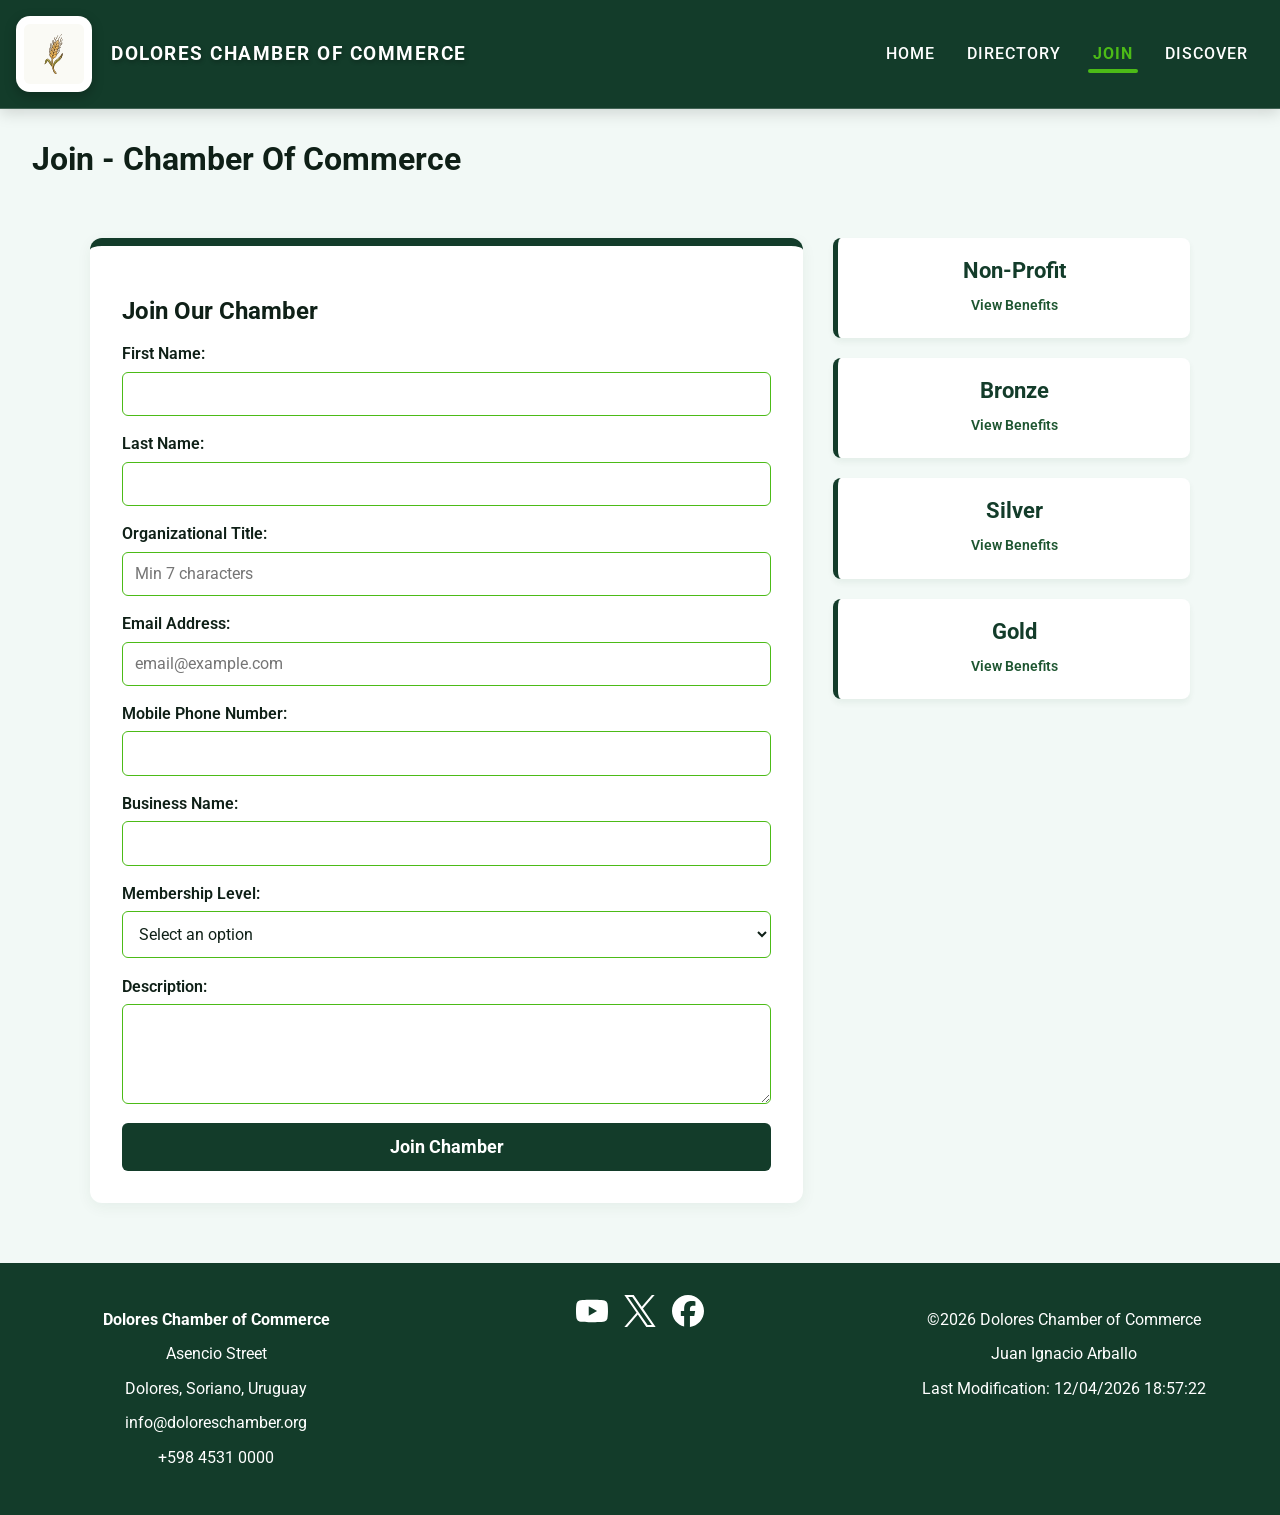
<file: chamber/join.html>
<!DOCTYPE html>
<html lang="en">
<head>
    <meta charset="UTF-8">
    <meta name="viewport" content="width=device-width, initial-scale=1.0">

    <meta property="og:title" content="Chamber of Commerce Directory - Dolores, Soriano">
    <meta property="og:description" content="Explore and connect with local businesses and organization members in our chamber directory.">
    <meta property="og:image" content="https://juanignacioa.github.io/wdd231/chamber/images/logo-wheat.webp">
    <meta property="og:url" content="https://juanignacioa.github.io/wdd231/chamber/directory.html">

    <meta name="description" content="Chamber of Commerce business directory page. View local organization profiles in grid or list layout.">
    <meta name="author" content="Juan Ignacio Arballo">

    <title>Join - Dolores Chamber of Commerce</title>

    <link rel="preconnect" href="https://fonts.googleapis.com">
    <link rel="preconnect" href="https://fonts.gstatic.com" crossorigin>
    <link href="https://fonts.googleapis.com/css2?family=Roboto:wght@400;500;700&display=swap" rel="stylesheet">

    <link rel="icon" href="images/favicon-wheat.ico">
    <link rel="stylesheet" href="../styles/normalize.css">
    <link rel="stylesheet" href="styles/base.css">
    <link rel="stylesheet" href="styles/base-large.css">
    <link rel="stylesheet" href="styles/join.css">
    <script src="scripts/main.mjs" type="module"></script>
    <script src="scripts/join.mjs" type="module"></script>


</head>
<body>
    <header>
        <div class="logo-area">
            <div class="logo-area">
                <a href="index.html" class="logo-link">
                    <img src="images/logo-wheat.svg" alt="Dolores Chamber Logo" id="logo">
                    <span class="logo-text">
                        <span class="long-text">DOLORES CHAMBER OF COMMERCE</span>
                        <span class="short-text">DOLORES C.C.</span>
                    </span>
                </a>
            </div>
        </div>
        <button id="menu"></button>
        <nav class="navigation">
            <a href="index.html" >HOME</a>
            <a href="directory.html">DIRECTORY</a>
            <a href="join.html" class="active">JOIN</a>
            <a href="discover.html">DISCOVER</a>
        </nav>
    </header>
    <main>
        <h1>Join - Chamber Of Commerce</h1>
        <div class="join-container">  
            <div class="form-wrapper">
                <h2>Join Our Chamber</h2>
                <form action="thankyou.html" method="get">
                    <label>First Name:
                        <input type="text" name="fname" title="Enter your first name" autocomplete="given-name" required>
                    </label>
                    <label>Last Name:
                        <input type="text" name="lname" title="Enter your last name" autocomplete="family-name" required>
                    </label>
                    <label>Organizational Title:
                        <input type="text" name="orgTitle" title="Enter your title (min 7 characters)" autocomplete="organization-title" pattern="[A-Za-z\- ]{7,}" placeholder="Min 7 characters" required>
                    </label>
                    <label>Email Address:
                        <input type="email" name="email" title="Enter your email address" autocomplete="email" placeholder="email@example.com" required>
                    </label>
                    <label>Mobile Phone Number:
                        <input type="tel" name="phone" title="Enter your mobile phone number" autocomplete="tel" required>
                    </label>
                    <label>Business Name:
                        <input type="text" name="orgName" title="Enter your business or organization name" autocomplete="organization" required>
                    </label>
                    <label>Membership Level:
                        <select id="membership" name="membership" required>
                            <option value="" disabled selected>Select an option</option>
                            <option value="np">Non-Profit</option>
                            <option value="bronze">Bronze</option>
                            <option value="silver">Silver</option>
                            <option value="gold">Gold</option>
                        </select>
                    </label>
                    <label>Description:
                        <textarea name="description" title="Enter a description of your business" rows="4"></textarea>
                    </label>

                    <input type="hidden" id="timestamp" name="timestamp" value="">
                    <button type="submit">Join Chamber</button>
                </form>
            </div>

            <section id="membership-cards">
                <div class="card">
                    <h2>Non-Profit</h2>
                    <button type="button" class="benefit-btn" data-modal="modal-np">View Benefits</button>
                </div>
                <div class="card">
                    <h2>Bronze</h2>
                    <button type="button" class="benefit-btn" data-modal="modal-bronze">View Benefits</button>
                </div>
                <div class="card">
                    <h2>Silver</h2>
                    <button type="button" class="benefit-btn" data-modal="modal-silver">View Benefits</button>
                </div>
                <div class="card">
                    <h2>Gold</h2>
                    <button type="button" class="benefit-btn" data-modal="modal-gold">View Benefits</button>
                </div>
            </section>

            <dialog id="modal-np">
                <div class="modal-content">
                    <h3>Non-Profit Membership</h3>
                    <p class="modal-cost"><strong>Cost:</strong> Free ($0/year)</p>
                    <p>Designed strictly for registered non-profit organizations and community groups.</p>
                    <h4>Benefits:</h4>
                    <ul>
                        <li>Basic business directory listing.</li>
                        <li>Access to general chamber networking events.</li>
                        <li>Community project collaboration.</li>
                    </ul>
                    <button class="btn-close-modal">Close</button>
                </div>
            </dialog>

            <dialog id="modal-bronze">
                <div class="modal-content">
                    <h3>Bronze Membership</h3>
                    <p class="modal-cost"><strong>Cost:</strong> $50 / year</p>
                    <p>Ideal for small businesses and startups looking to build local connections.</p>
                    <h4>Benefits:</h4>
                    <ul>
                        <li>Standard business directory listing.</li>
                        <li>10% discount on Chamber training and workshops.</li>
                        <li>Acknowledge in the new member newsletter.</li>
                        <li>Access to member-only networking events.</li>
                    </ul>
                    <button class="btn-close-modal">Close</button>
                </div>
            </dialog>

            <dialog id="modal-silver">
                <div class="modal-content">
                    <h3>Silver Membership</h3>
                    <p class="modal-cost"><strong>Cost:</strong> $150 / year</p>
                    <p>Perfect for growing organizations seeking higher visibility in Dolores.</p>
                    <h4>Benefits:</h4>
                    <ul>
                        <li><strong>All Bronze Benefits included.</strong></li>
                        <li>Advanced directory listing with logo and social links.</li>
                        <li>20% discount on Chamber events and training.</li>
                        <li>1 Spotlight position on the home page sidebar per year.</li>
                        <li>Free access to business development seminars.</li>
                    </ul>
                    <button class="btn-close-modal">Close</button>
                </div>
            </dialog>

            <dialog id="modal-gold">
                <div class="modal-content">
                    <h3>Gold Membership</h3>
                    <p class="modal-cost"><strong>Cost:</strong> $300 / year</p>
                    <p>Premium tier providing maximum exposure, elite advertising, and VIP access.</p>
                    <h4>Benefits:</h4>
                    <ul>
                        <li><strong>All Silver Benefits included.</strong></li>
                        <li>Prominent directory listing featured at the top of searches.</li>
                        <li>30% discount on all event tickets.</li>
                        <li>Permanent Spotlight position on the Chamber Homepage.</li>
                        <li>VIP invitations to exclusive board-level events.</li>
                        <li>Free booth/space during the annual Chamber Fair.</li>
                    </ul>
                    <button class="btn-close-modal">Close</button>
                </div>
            </dialog>
        </div>
    </main>

    <footer>
        <div class="footer-info">
            <p><strong>Dolores Chamber of Commerce</strong></p>
            <p>Asencio Street</p>
            <p>Dolores, Soriano, Uruguay</p>
            <p>info@doloreschamber.org</p>
            <p>+598 4531 0000</p>
        </div>
        <div class="footer-social">
            <a href="#" class="social-icon"><img src="images/youtube.svg" alt="YouTube" aria-label="Visit our Youtube Chanel"></a>
            <a href="#" class="social-icon"><img src="images/x-twitter.svg" alt="Twitter" aria-label="Visit our Twitter page"></a>
            <a href="#" class="social-icon"><img src="images/facebook.svg" alt="Facebook" aria-label="Visit our Facebook page"></a>
        </div>
        <div class="footer-meta">
            <p>&copy;<span id="currentyear"></span> Dolores Chamber of Commerce</p>
            <p>Juan Ignacio Arballo</p>
            <p id="lastModified"></p>
        </div>
    </footer>
</body>
</html>
</file>
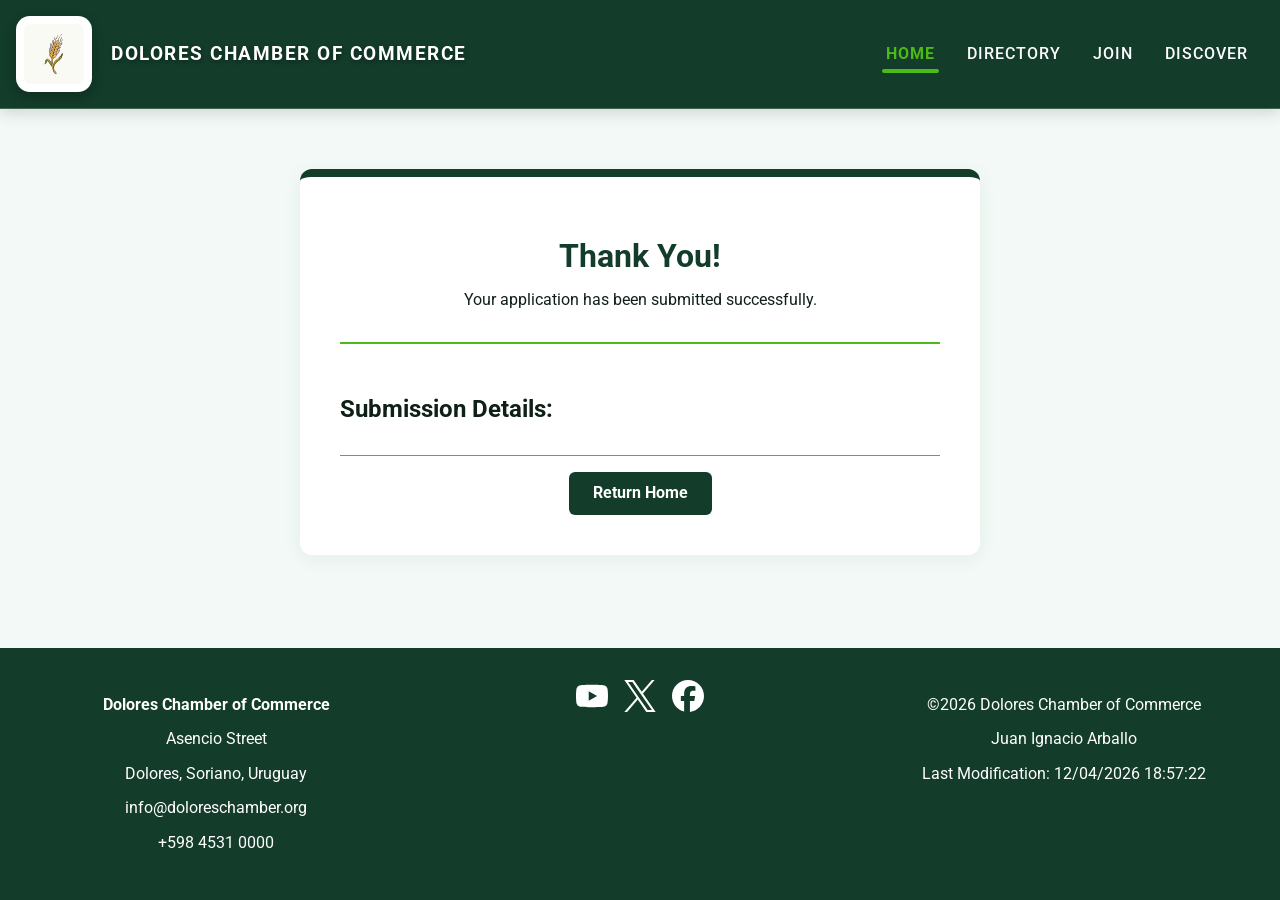
<file: chamber/thankyou.html>
<!DOCTYPE html>
<html lang="en">
<head>
    <meta charset="UTF-8">
    <meta name="viewport" content="width=device-width, initial-scale=1.0">

    <meta property="og:title" content="Chamber of Commerce Directory - Dolores, Soriano">
    <meta property="og:description" content="Explore and connect with local businesses and organization members in our chamber directory.">
    <meta property="og:image" content="https://juanignacioa.github.io/wdd231/chamber/images/logo-wheat.webp">
    <meta property="og:url" content="https://juanignacioa.github.io/wdd231/chamber/directory.html">

    <meta name="description" content="Chamber of Commerce business directory page. View local organization profiles in grid or list layout.">
    <meta name="author" content="Juan Ignacio Arballo">

    <title>Directory - Dolores Chamber of Commerce</title>

    <link rel="preconnect" href="https://fonts.googleapis.com">
    <link rel="preconnect" href="https://fonts.gstatic.com" crossorigin>
    <link href="https://fonts.googleapis.com/css2?family=Roboto:wght@400;500;700&display=swap" rel="stylesheet">

    <link rel="icon" href="images/favicon-wheat.ico">
    <link rel="stylesheet" href="../styles/normalize.css">
    <link rel="stylesheet" href="styles/base.css">
    <link rel="stylesheet" href="styles/base-large.css">
    <link rel="stylesheet" href="styles/thankyou.css">
    <script src="scripts/main.mjs" type="module"></script>
    <script src="scripts/join.mjs" type="module" defer></script>

</head>
<body>
    <header>
        <div class="logo-area">
            <div class="logo-area">
                <a href="index.html" class="logo-link">
                    <img src="images/logo-wheat.svg" alt="Dolores Chamber Logo" id="logo">
                    <span class="logo-text">
                        <span class="long-text">DOLORES CHAMBER OF COMMERCE</span>
                        <span class="short-text">DOLORES C.C.</span>
                    </span>
                </a>
            </div>
        </div>
        <button id="menu"></button>
        <nav class="navigation">
            <a href="index.html" class="active">HOME</a>
            <a href="directory.html">DIRECTORY</a>
            <a href="join.html">JOIN</a>
            <a href="discover.html">DISCOVER</a>
        </nav>
    </header>
    <main>
        <div class="thank-you-container">
            <h1>Thank You!</h1>
            <p>Your application has been submitted successfully.</p>
            
            <div id="results"></div>

            <div class="button-area">
            <a href="index.html" class="btn-home">Return Home</a>
            </div>
        </div>
    </main>

    <footer>
        <div class="footer-info">
            <p><strong>Dolores Chamber of Commerce</strong></p>
            <p>Asencio Street</p>
            <p>Dolores, Soriano, Uruguay</p>
            <p>info@doloreschamber.org</p>
            <p>+598 4531 0000</p>
        </div>
        <div class="footer-social">
            <a href="#" class="social-icon"><img src="images/youtube.svg" alt="YouTube" aria-label="Visit our Youtube Chanel"></a>
            <a href="#" class="social-icon"><img src="images/x-twitter.svg" alt="Twitter" aria-label="Visit our Twitter page"></a>
            <a href="#" class="social-icon"><img src="images/facebook.svg" alt="Facebook" aria-label="Visit our Facebook page"></a>
        </div>
        <div class="footer-meta">
            <p>&copy;<span id="currentyear"></span> Dolores Chamber of Commerce</p>
            <p>Juan Ignacio Arballo</p>
            <p id="lastModified"></p>
        </div>
    </footer>
</body>
</html>
</file>
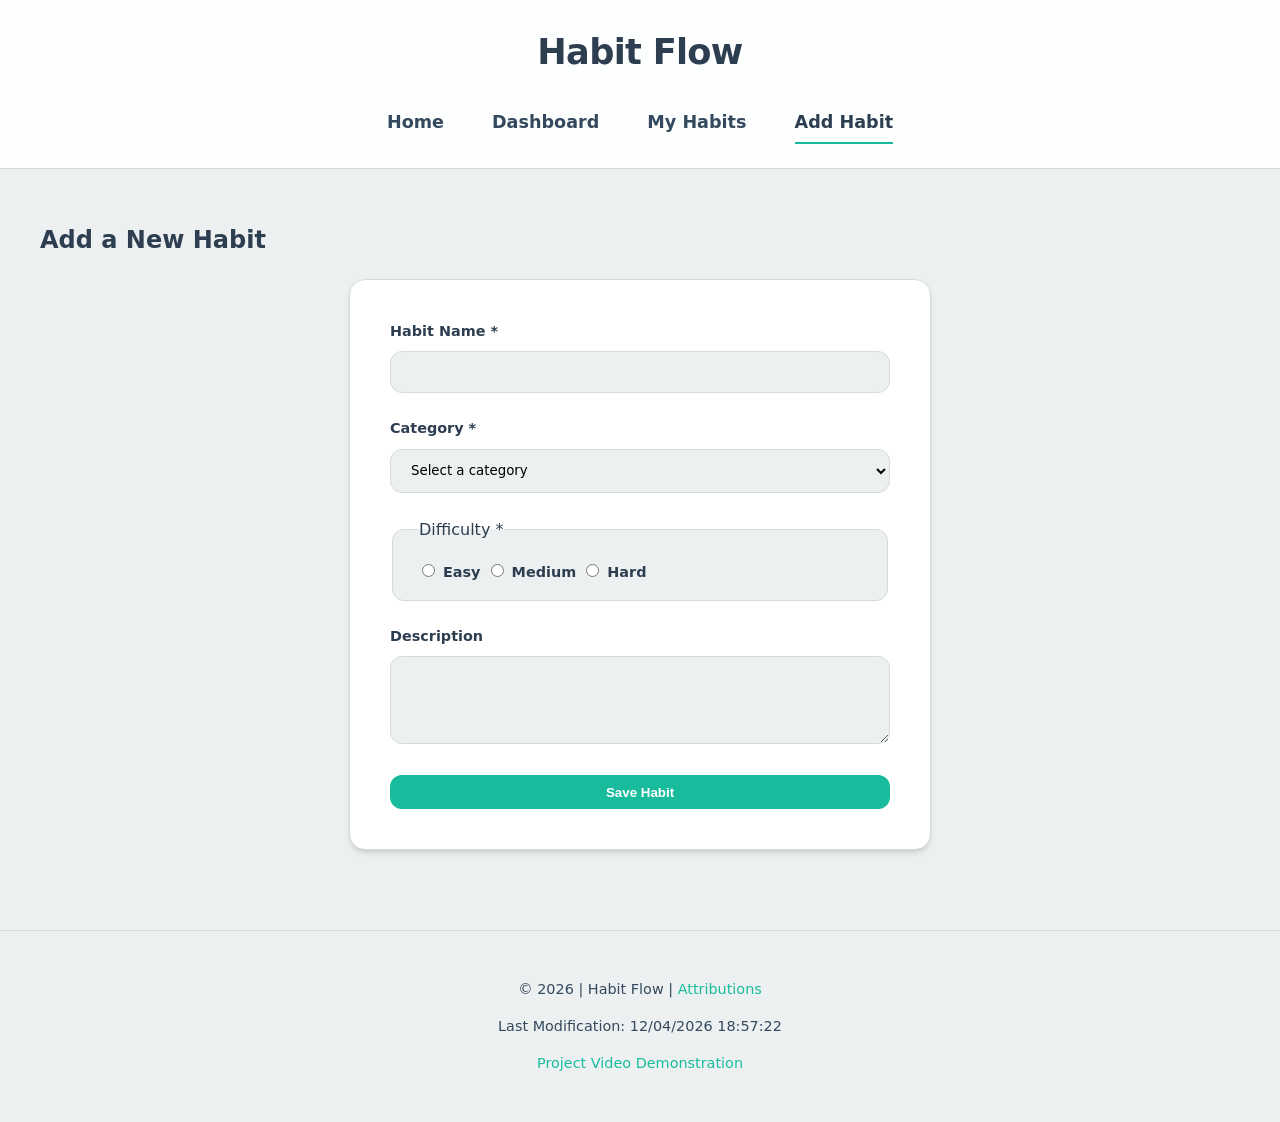
<file: project/add-habit.html>
<!DOCTYPE html>
<html lang="en">
<head>
    <meta charset="UTF-8">
    <meta name="viewport" content="width=device-width, initial-scale=1.0">
    <meta name="description" content="Ready to build a new routine? Fill out this form to add a new habit to your Habit Flow tracker. Categorize it and start measuring your success!">
    <meta name="author" content="Juan Ignásio Arballo">

    <meta property="og:title" content="Habit Flow - Track Your Habits - Add Habit">
    <meta property="og:type" content="website">
    <meta property="og:image" content="images/hero.webp">
    <meta property="og:url" content="https://yourgithub.github.io/wdd231/project/add-habit.html">
    
    <title>Habit Flow | Add Habit</title>
    <link rel="icon" href="images/favicon-siteplan.ico">
    
    <link rel="stylesheet" href="styles/base.css">
    <link rel="stylesheet" href="styles/larger.css">
    <script type="module" src="scripts/main.mjs"></script>
    <script type="module" src="scripts/form.mjs"></script>
</head>
<body>
    <header>
        <div class="header-inner">
            <h1>Habit Flow</h1>
            <button id="menu" aria-label="Open Menu">&#9776;</button>
        </div>
        <nav class="navigation">
            <a href="index.html">Home</a>
            <a href="dashboard.html">Dashboard</a>
            <a href="myhabits.html">My Habits</a>
            <a href="add-habit.html">Add Habit</a>
        </nav>
    </header>

    <main>
        <h2>Add a New Habit</h2>
        <form action="success.html" method="GET" class="habit-form">
            
            <label for="habit-name">Habit Name *
                <input type="text" id="habit-name" name="habitName" required>
            </label>

            <label for="category">Category *
                <select id="category" name="category" required>
                    <option value="" disabled selected>Select a category</option>
                    <option value="Health">Health</option>
                    <option value="Mind">Mind</option>
                    <option value="Career">Career</option>
                    <option value="Finance">Finance</option>
                    <option value="Social">Social</option>
                    <option value="Productivity">Productivity</option>
                </select>
            </label>

            <fieldset>
                <legend>Difficulty *</legend>
                <label><input type="radio" name="difficulty" value="Easy" required> Easy</label>
                <label><input type="radio" name="difficulty" value="Medium"> Medium</label>
                <label><input type="radio" name="difficulty" value="Hard"> Hard</label>
            </fieldset>

            <label for="description">Description
                <textarea id="description" name="description" rows="4"></textarea>
            </label>

            <button type="submit">Save Habit</button>
        </form>
    </main>

    <footer>
        <p>&copy; <span id="currentyear"></span> | Habit Flow | <a href="attributions.html">Attributions</a></p>
        <p id="lastModified"></p>
        <p><a href="https://youtube.com/your-video-link" target="_blank">Project Video Demonstration</a></p>
    </footer>
    
    <script type="module" src="scripts/main.mjs"></script>
</body>
</html>
</file>
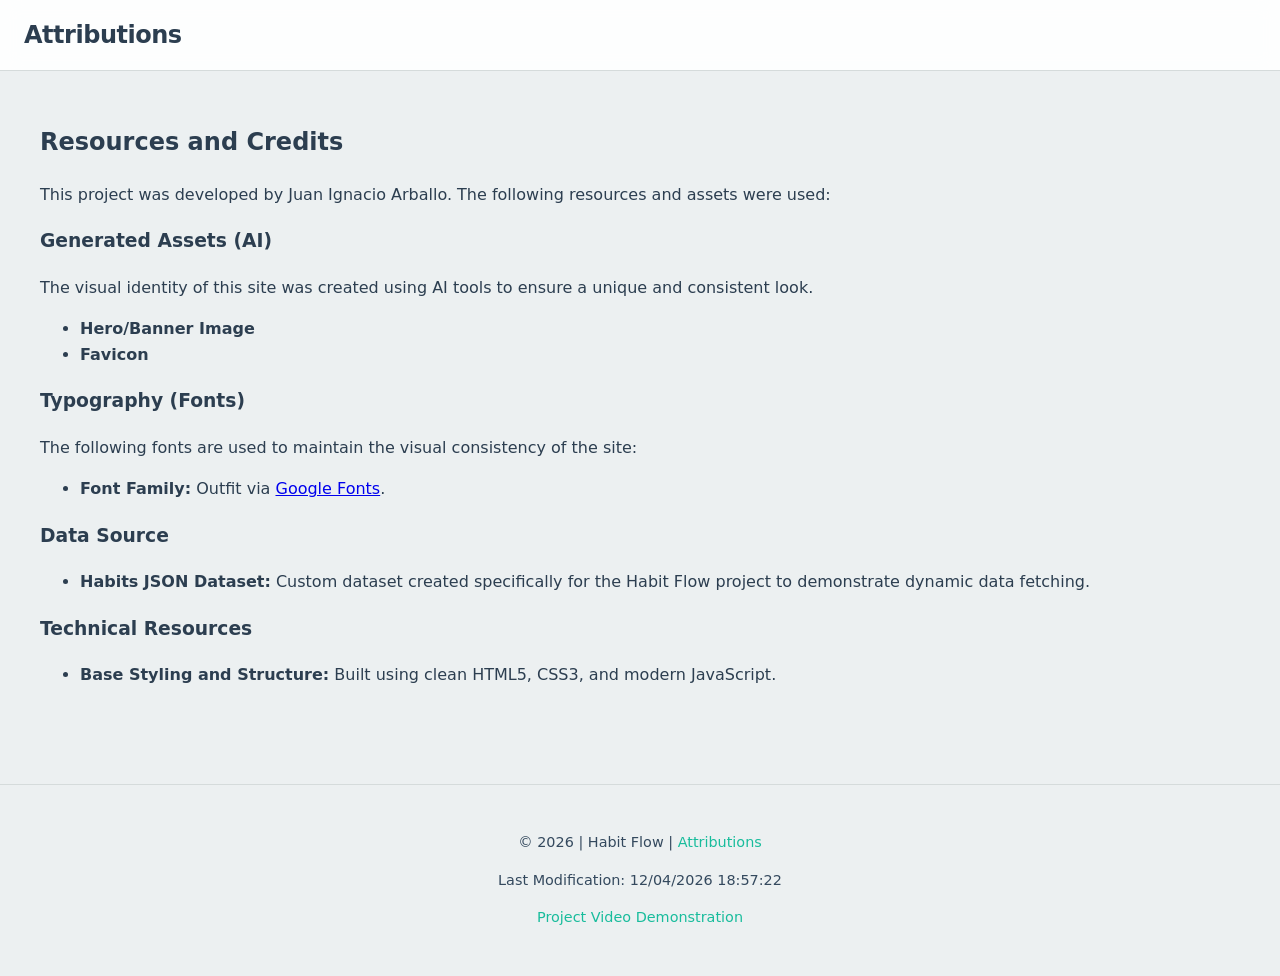
<file: project/attributions.html>
<!DOCTYPE html>
<html lang="en">
<head>
    <meta charset="UTF-8">
    <meta name="viewport" content="width=device-width, initial-scale=1.0">
    <meta name="description" content="Attributions and resources used in Habit Flow.">
    <meta name="author" content="Juan Ignásio Arballo">

    <meta property="og:title" content="Habit Flow - Track Your Habits - Attributions">
    <meta property="og:type" content="website">
    <meta property="og:image" content="images/hero.webp">
    <meta property="og:url" content="https://yourgithub.github.io/wdd231/project/attributions.html">

    <title>Attributions | Habit Flow</title>
    <link rel="stylesheet" href="styles/base.css">


</head>
<body>
    <header>
        <div class="header-inner">
            <h1>Attributions</h1>
        </div>
    </header>

    <main>
        <h2>Resources and Credits</h2>
        <p>This project was developed by Juan Ignacio Arballo. The following resources and assets were used:</p>

        <section>
            <h3>Generated Assets (AI)</h3>
            <p>The visual identity of this site was created using AI tools to ensure a unique and consistent look.</p>
            <ul>
                <li><strong>Hero/Banner Image</strong></li>
                <li><strong>Favicon</strong></li>
            </ul>
        </section>

        <section>
            <h3>Typography (Fonts)</h3>
            <p>The following fonts are used to maintain the visual consistency of the site:</p>
            <ul>
                <li><strong>Font Family:</strong> Outfit via <a href="https://fonts.google.com/specimen/Outfit" target="_blank">Google Fonts</a>.</li>
            </ul>
        </section>

        <section>
            <h3>Data Source</h3>
            <ul>
                <li><strong>Habits JSON Dataset:</strong> Custom dataset created specifically for the Habit Flow project to demonstrate dynamic data fetching.</li>
            </ul>
        </section>

        <section>
            <h3>Technical Resources</h3>
            <ul>
                <li><strong>Base Styling and Structure:</strong> Built using clean HTML5, CSS3, and modern JavaScript.</li>
            </ul>
        </section>
    </main>

    <footer>
        <p>&copy; <span id="currentyear"></span> | Habit Flow | <a href="attributions.html">Attributions</a></p>
        <p id="lastModified"></p>
        <p><a href="[AQUÍ_VA_TU_LINK_DE_YOUTUBE/LOOM]" target="_blank">Project Video Demonstration</a></p>
    </footer>

    <script src="scripts/main.mjs" type="module"></script>
</body>
</html>
</file>
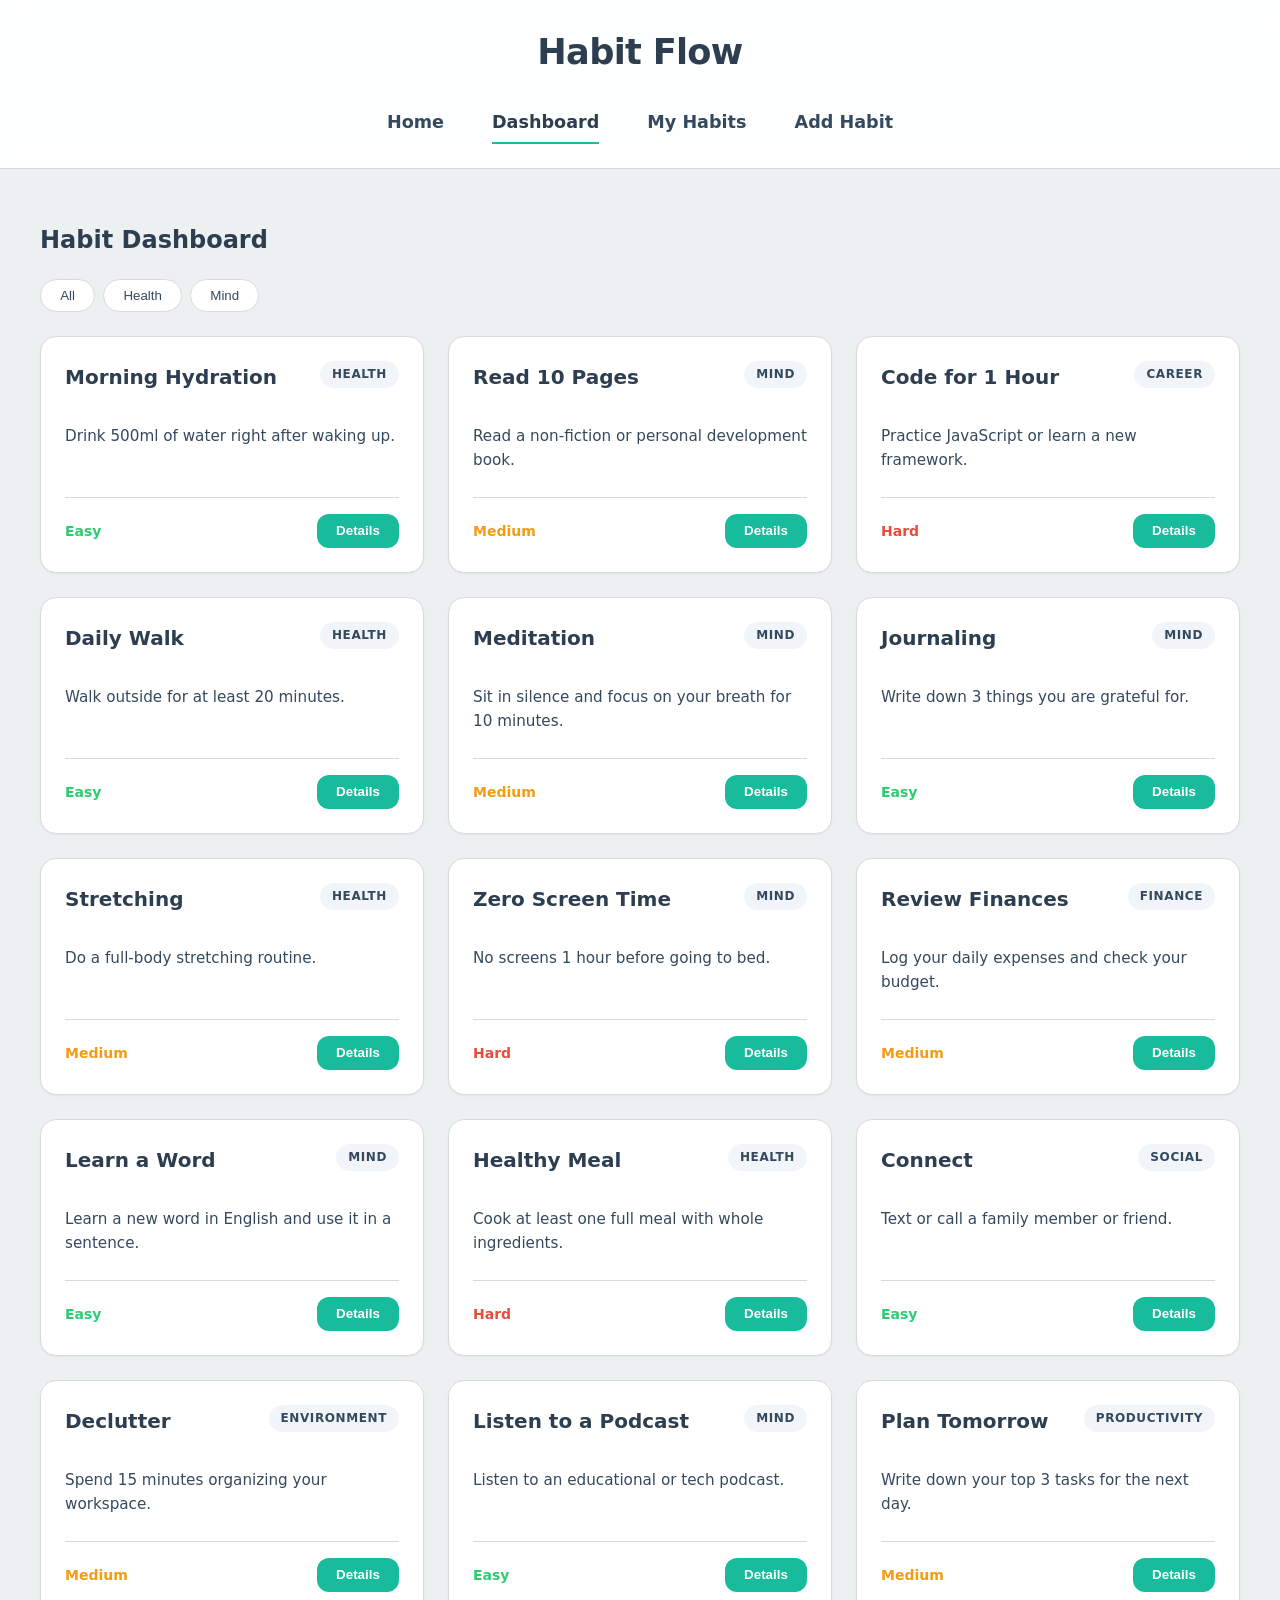
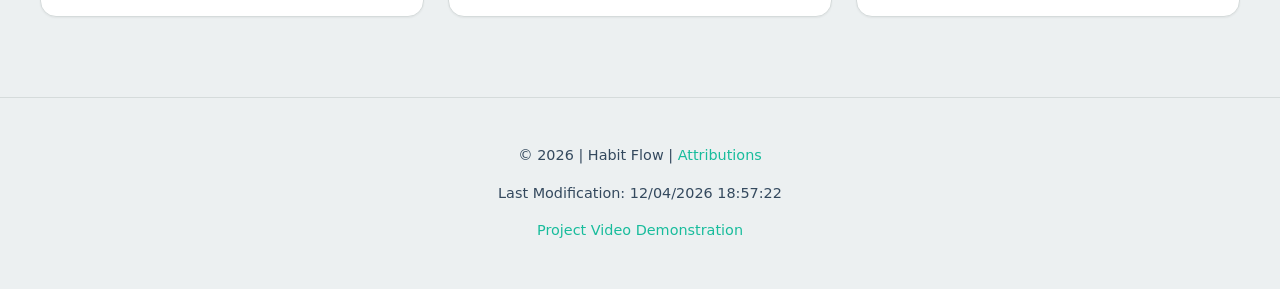
<file: project/dashboard.html>
<!DOCTYPE html>
<html lang="en">
<head>
    <meta charset="UTF-8">
    <meta name="viewport" content="width=device-width, initial-scale=1.0">
    <meta name="description" content="Habit Flow helps you track your daily routines and build a better life through consistent actions.">
    <meta name="author" content="Juan Ignacio Arballo">
    
    <meta property="og:title" content="Habit Flow - Track Your Habits - Dashboard">
    <meta property="og:type" content="website">
    <meta property="og:image" content="images/hero.webp">
    <meta property="og:url" content="https://yourgithub.github.io/wdd231/project/dashboard.html">
    
    <title>Habit Flow | Home</title>
    <link rel="icon" href="images/favicon-siteplan.ico">
    
    <link rel="stylesheet" href="styles/base.css">
    <link rel="stylesheet" href="styles/larger.css">
    
    <script type="module" src="scripts/main.mjs"></script>
    <script type="module" src="scripts/dashboard.mjs"></script>
</head>
<body>
    <header>
        <div class="header-inner">
            <h1>Habit Flow</h1>
            <button id="menu" aria-label="Open Menu">&#9776;</button>
        </div>
        <nav class="navigation">
            <a href="index.html">Home</a>
            <a href="dashboard.html">Dashboard</a>
            <a href="myhabits.html">My Habits</a>
            <a href="add-habit.html">Add Habit</a>
        </nav>
    </header>

<main>
        <h2>Habit Dashboard</h2>
        <div class="filters">
            <button id="filter-all">All</button>
            <button id="filter-health">Health</button>
            <button id="filter-mind">Mind</button>
        </div>
        
        <div id="habit-container" class="grid-layout"></div>

        <dialog id="habit-modal">
            <div class="modal-content">
                <h3 id="modal-title"></h3>
                <p id="modal-desc"></p>
                <p><strong>Difficulty:</strong> <span id="modal-diff"></span></p>
                <button id="close-modal">Close</button>
            </div>
        </dialog>
    </main>

    <footer>
        <p>&copy; <span id="currentyear"></span> | Habit Flow | <a href="attributions.html">Attributions</a></p>
        <p id="lastModified"></p>
        <p><a href="https://youtube.com/your-video-link" target="_blank">Project Video Demonstration</a></p>
    </footer>
    
    <script type="module" src="scripts/main.mjs"></script>
</body>
</html>
</file>
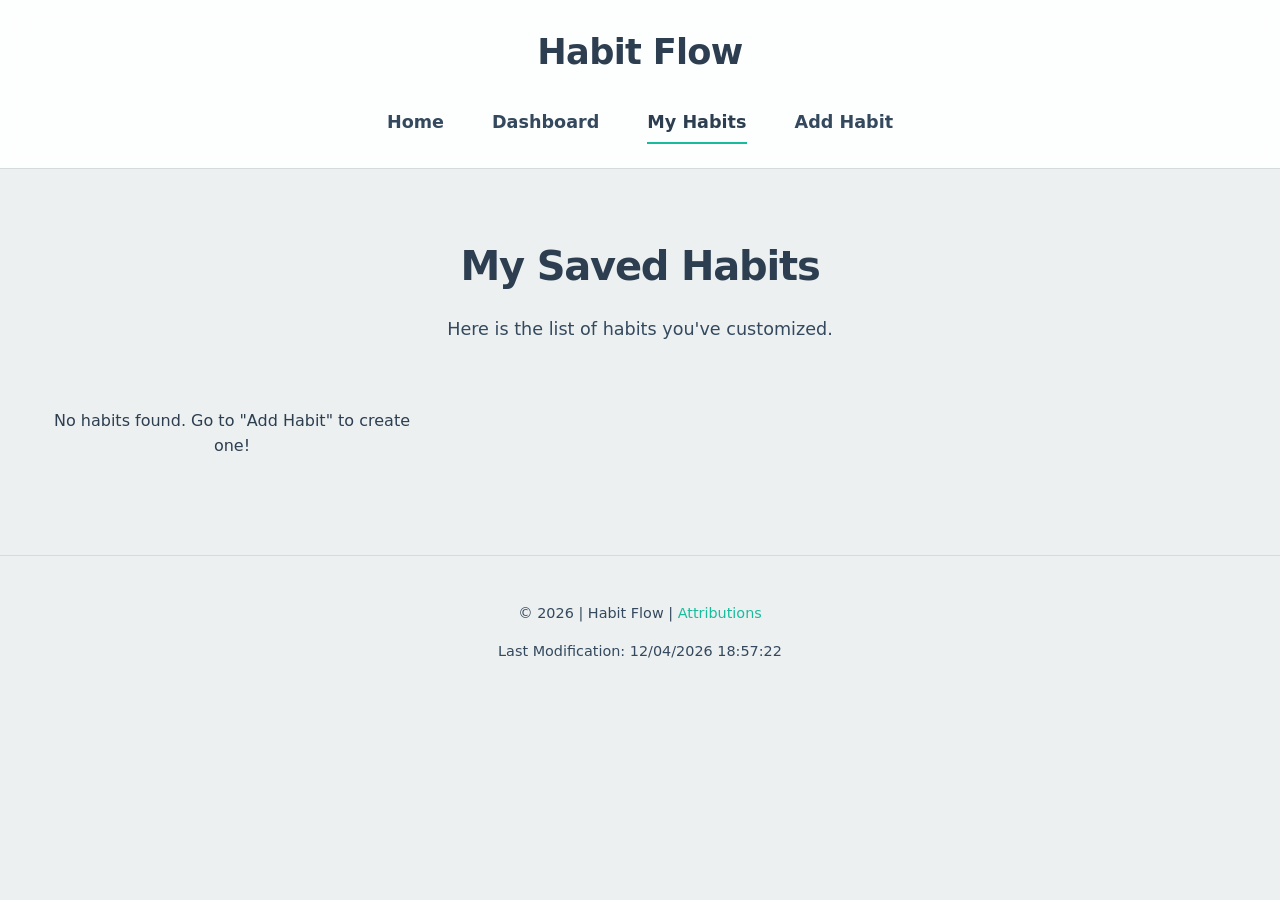
<file: project/myhabits.html>
<!DOCTYPE html>
<html lang="en">
<head>
    <meta charset="UTF-8">
    <meta name="viewport" content="width=device-width, initial-scale=1.0">
    <meta name="description" content="View your personalized saved habits.">
    <meta name="author" content="Juan Ignacio Arballo">

    <meta property="og:title" content="Habit Flow - Track Your Habits - My Habits">
    <meta property="og:type" content="website">
    <meta property="og:image" content="images/hero.webp">
    <meta property="og:url" content="https://yourgithub.github.io/wdd231/project/myhabits.html">

    <title>My Habits | Habit Flow</title>
    <link rel="icon" href="images/favicon-siteplan.ico">
    <link rel="stylesheet" href="styles/base.css">
    <link rel="stylesheet" href="styles/larger.css">
    <script type="module" src="scripts/main.mjs"></script>
    <script type="module" src="scripts/form.mjs"></script>
    
</head>
<body>
    <header>
        <div class="header-inner">
            <h1>Habit Flow</h1>
            <button id="menu" aria-label="Open Menu">☰</button>
        </div>
        <nav class="navigation">
            <a href="index.html">Home</a>
            <a href="dashboard.html">Dashboard</a>
            <a href="myhabits.html" class="active">My Habits</a>
            <a href="add-habit.html">Add Habit</a>
        </nav>
    </header>

    <main>
        <section class="hero">
            <h2>My Saved Habits</h2>
            <p>Here is the list of habits you've customized.</p>
        </section>

        <div id="my-habits-container" class="grid-layout">
            </div>
    </main>

    <footer>
        <p>&copy; <span id="currentyear"></span> | Habit Flow | <a href="attributions.html">Attributions</a></p>
        <p id="lastModified"></p>
    </footer>

    <script type="module" src="scripts/main.mjs"></script>
    <script type="module" src="scripts/myhabits.mjs"></script>
</body>
</html>
</file>
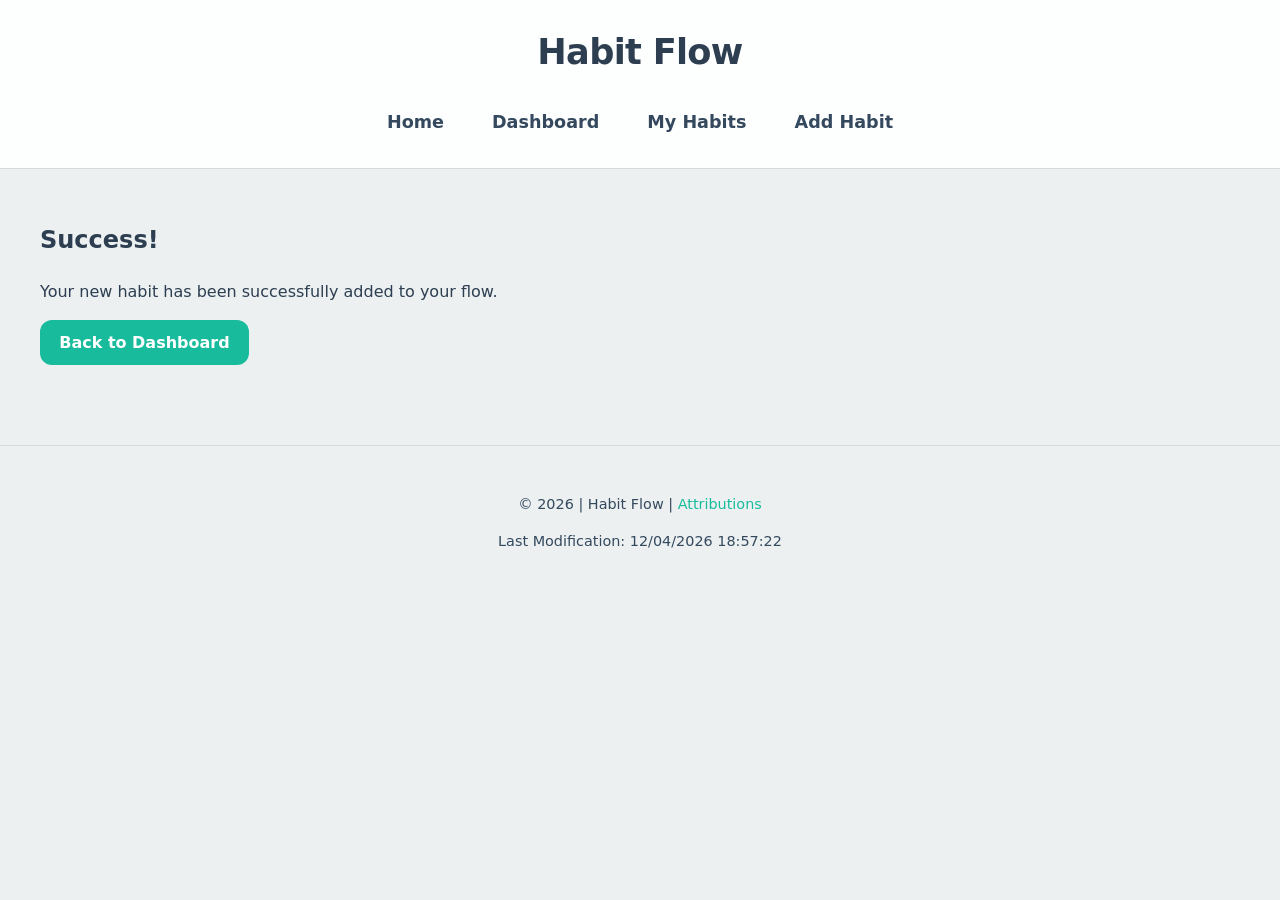
<file: project/success.html>
<!DOCTYPE html>
<html lang="en">
<head>
    <meta charset="UTF-8">
    <meta name="viewport" content="width=device-width, initial-scale=1.0">
    <meta name="description" content="Habit successfully added.">
    <meta name="author" content="Juan Ignásio Arballo">

    <meta property="og:title" content="Habit Flow - Track Your Habits">
    <meta property="og:type" content="website">
    <meta property="og:image" content="images/hero.webp">
    <meta property="og:url" content="https://yourgithub.github.io/wdd231/project/add-habit.html">
    
    <title>Habit Flow | Success</title>
    <link rel="icon" href="images/favicon-siteplan.ico">
    
    <link rel="stylesheet" href="styles/base.css">
    <link rel="stylesheet" href="styles/larger.css">
</head>
<body>
    <header>
        <div class="header-inner">
            <h1>Habit Flow</h1>
            <button id="menu" aria-label="Open Menu">&#9776;</button>
        </div>
        <nav class="navigation">
            <a href="index.html">Home</a>
            <a href="dashboard.html">Dashboard</a>
            <a href="myhabits.html">My Habits</a>
            <a href="add-habit.html">Add Habit</a>
        </nav>
    </header>

    <main>
        <h2>Success!</h2>
        <p>Your new habit has been successfully added to your flow.</p>

        <div class="results-container" id="form-results"></div>

        <a href="dashboard.html" class="cta-button">Back to Dashboard</a>
    </main>

    <footer>
        <p>&copy; <span id="currentyear"></span> | Habit Flow | <a href="attributions.html">Attributions</a></p>
        <p id="lastModified"></p>
    </footer>
    
    <script type="module" src="scripts/main.mjs"></script>
    <script type="module" src="scripts/form.mjs"></script>
</body>
</html>
</file>
<file: styles/base.css>
:root {
    --primary-blue: #4a7c9d; 
    --primary-blue-dark: #3a637e;
    --accent-gray: #f4f4f9;
    --text-color: #333333;
    --body-font: 'Inter', sans-serif;
    --heading-font: 'Montserrat', sans-serif;
    --spacing: 1rem;
    --card-bg: #ffffff;
    --completed-bg: #ffe082; 
    --border-color: #dddddd;
    --shadow: rgba(0, 0, 0, 0.1);
}

* {
    box-sizing: border-box;
    margin: 0;
    padding: 0;
}

body {
    display: flex;
    flex-direction: column;
    min-height: 100vh; 
    font-family: var(--body-font);
    color: var(--text-color);
    line-height: 1.6;
    background-color: var(--accent-gray);
}

header {
    display: flex;
    justify-content: space-between;
    align-items: center;
    padding: var(--spacing);
    background-color: var(--primary-blue);
    color: white;
    position: relative;
    min-width: 323px;
}

.course-work h1{
    margin: 10px;
}

.logo-area {
    display: flex;
    align-items: center;
    gap: 0.5rem;
}

.logo-text {
    font-family: var(--heading-font);
    font-size: 1.1rem;
}

nav {
    display: none; 
    flex-direction: column;
    position: absolute;
    top: 100%;
    left: 0;
    width: 100%;
    background-color: var(--primary-blue-dark);
    z-index: 10;
}

nav.open { display: flex; }

nav a {
    color: var(--accent-gray);
    text-decoration: none;
    padding: 1rem;
    border-bottom: 1px dotted rgba(255,255,255,0.2);
}

.hamburger-btn {
    background: none;
    border: none;
    color: var(--accent-gray); 
    cursor: pointer;
    font-family: serif; 
    padding: 0.5rem;
    display: block; 
}

.hamburger-btn::before {
    display: inline-block;
    content: "\2630"; 
    font-size: 2.5rem;
    width: 2.5rem;
    text-align: center;
}

.hamburger-btn.open::before {
    content: "\00D7";
}


.filters {
    display: flex;
    justify-content: center;
    gap: 10px;
    margin: 20px 0;
}

.filters button {
    padding: 10px 20px;
    background-color: var(--primary-blue);
    color: var(--accent-gray);
    border: none;
    border-radius: 4px;
    cursor: pointer;
    font-family: var(--heading-font);
    transition: background 0.3s ease;
}

.filters button:hover {
    background-color: var(--primary-blue-dark);
}

main {
    display: grid;
    grid-template-columns: 1fr;
    gap: var(--spacing);
    max-width: 1000px;
    margin: 20px auto;
    padding: 0 var(--spacing);
}

h1{
    margin: 0;
    border: none;
    color: var(--primary-blue-dark);
    padding: 0;
}

.card-section {
    background-color: var(--card-bg);
    border: 1px solid var(--border-color);
    border-radius: 8px;
    padding: 1.5rem;
    box-shadow: 0 2px 5px var(--shadow);
}

#card-three img{
    width: 100%;
    height: auto;
    border-radius: 8px;
}

.card-section h2 {
    margin: 0 0 1rem 0;
    font-family: var(--heading-font);
    color: var(--primary-blue-dark);
    font-size: 1.4rem;
    border-bottom: 2px solid var(--primary-blue);
    display: inline-block;
    padding-bottom: 5px;
}

#course-list {
    display: grid;
    grid-template-columns: repeat(auto-fit, minmax(150px, 1fr));
    gap: 15px;
    margin-top: 1rem;
}

.course-card {
    background-color: var(--accent-gray);
    border: 1px solid var(--border-color);
    padding: 10px;
    text-align: center;
    border-radius: 4px;
    transition: transform 0.3s ease, box-shadow 0.3s ease;
}

.course-card:hover {
    transform: translateY(-5px);
    box-shadow: 0 4px 8px var(--shadow);
    border-color: var(--primary-blue);
    cursor: pointer;
}

.course-card h2 {
    margin: 0;
    font-size: 1rem;
    border: none;
    color: var(--primary-blue);
    padding: 0;
}

.course-card.completed {
    background-color: var(--completed-bg);
}

#total-credits{
    margin: 10px;    
}

footer {
    padding: 1.5rem;
    background-color: var(--primary-blue);
    color: var(--accent-gray);
    text-align: center;
    font-size: 0.85rem; 
    border-top: 3px solid var(--primary-blue-dark);
    margin-top: auto;
    min-width: 323px;
}
</file>
<file: styles/large.css>
@media (min-width: 768px) {
    .hamburger-btn { display: none; }

    nav {
        display: flex;
        flex-direction: row;
        position: static;
        width: auto;
        background: none;
    }

    nav a { 
        border-bottom: none; 
    
    }
    
    #course-list {
        grid-template-columns: repeat(3, 1fr);
    }

    main {
    display: grid;
    grid-template-columns: 3fr;
    grid-template-rows: 2fr;
    gap: var(--spacing);
    max-width: 1000px;
    margin: 20px auto;
    padding: 0 var(--spacing);

    }

    #card-one{
    grid-column: 1/4;
    }

    #card-two{
        grid-column: 1/3;
    }

    #card-three{
        grid-column: auto;
        display: flex;
        flex-wrap: wrap;
        width: 300PX;
    }

}
</file>
<file: chamber/styles/base.css>
:root {
    --primary-green: #133c2a;
    --secondary-green: #1e5631;
    --accent-green: #4cbb17;
    --light-bg: #f2f9f6;
    --card-bg: #ffffff;
    --text-dark: #0f2017;
    --text-light: #ffffff;
    --shadow-color: rgba(19, 60, 42, 0.06);
    --footer-border: rgba(255, 255, 255, 0.2);
    --padding-base: 1rem;
}

html, body {
    height: 100%;
    margin: 0;
    padding: 0;
    font-family: 'Roboto', sans-serif;
}

body {
    color: var(--text-dark);
    background-color: var(--light-bg);
    display: flex;
    flex-direction: column;
}

/* Header & Nav */
header {
    background-color: var(--primary-green);
    color: var(--text-light);
    padding: 1rem var(--padding-base);
    display: flex;
    flex-wrap: wrap;
    align-items: center;
    justify-content: space-between;
    min-width: 320px;
    box-shadow: 0 4px 15px rgba(0, 0, 0, 0.15);
    border-bottom: 1px solid var(--footer-border);
}

.logo-area {
    display: flex;
    align-items: center;
    flex: 1;
}

.logo-area h1 {
    background-color: var(--card-bg);
    color: var(--text-dark);
    padding: 0.4rem;
    border-radius: 0rem 1rem 1rem 0rem;
}

.logo-link {
    display: flex;
    align-items: center;
    gap: 1.2rem; 
    text-decoration: none; 
    color: inherit; 
    transition: transform 0.3s ease;
}

.logo-link:hover {
    transform: translateY(-2px);
}

#logo {
    width: 60px;
    height: 60px;
    aspect-ratio: 1 / 1;
    background-color: var(--card-bg);
    padding: 8px;
    border-radius: 14px;
    box-shadow: 0 4px 12px rgba(0, 0, 0, 0.25);
}

.logo-text {
    font-weight: bold;
    font-size: 1.2rem;
    display: flex;
    flex-direction: column;
    letter-spacing: 1.5px;
    text-shadow: 1px 2px 4px rgba(0, 0, 0, 0.3);
}

.long-text {
    display: none;
}

#menu {
    background: none;
    border: none;
    color: var(--text-light);
    font-size: 2rem;
    cursor: pointer;
    line-height: 1;
    padding: 0.5rem;
    display: flex;
    align-items: center;
    justify-content: center;
}

#menu::before {
    content: "☰";
}

#menu.open::before {
    content: "✕";
}

.navigation {
    display: none;
    flex-direction: column;
    background-color: rgba(10, 30, 20, 0.9);
    width: 100%;
    margin: 1rem auto 0 auto;
    border-radius: 8px;
    padding: 0.5rem;
    box-shadow: 0 8px 24px rgba(0, 0, 0, 0.3);
    border: 1px solid rgba(255, 255, 255, 0.05);
    transform-origin: top center; 
}

.navigation.open {
    display: flex;
    animation: menuSlideFade 0.35s ease-out forwards;
}

.navigation a {
    display: block;
    color: var(--text-light);
    padding: 1rem;
    text-decoration: none;
    text-align: center;
    font-weight: 500;
    font-size: 1.1rem;
    letter-spacing: 1px;
    border-radius: 6px;
    transition: background-color 0.3s ease, color 0.3s ease, transform 0.3s ease;
}

.navigation a:hover {
    background-color: var(--accent-green);
    color: var(--primary-green);
    transform: translateY(-2px); 
}

nav a.active {
    font-weight: bold; 
    color: var(--accent-green);
    background-color: transparent;
}


@keyframes menuSlideFade {
    from {
        opacity: 0;
        transform: translateY(-15px) scaleY(0.95); 
    }
    to {
        opacity: 1;
        transform: translateY(0) scaleY(1); 
    }
}

/* Main Wrapper */
main {
    flex: 1 0 auto;
    width: 100%;
    box-sizing: border-box;
}

/* Footer */
footer {
    flex-shrink: 0;
    background-color: var(--primary-green);
    color: var(--text-light);
    padding: 2rem var(--padding-base);
    display: grid;
    gap: 1.5rem;
    text-align: center;
    width: 100%;
    min-width: 350px;
    box-sizing: border-box;
}

.footer-social img { 
    width: 2rem; 
    height: 2rem; 
    filter: invert(1); 
}
</file>
<file: chamber/styles/base-large.css>
@media (min-width: 975px) {
    .short-text {
        display: none;
    }
    .long-text {
        display: inline;
    }
}

@media (min-width: 768px) {
    #menu {
        display: none;
    }

    .navigation {
        display: flex;
        flex-direction: row;
        width: auto;
        margin: 0;
        background-color: transparent;
        box-shadow: none;
        border: none;
        padding: 0;
    }

    .navigation a,
    .navigation.open a {
        display: inline-block;
        padding: 0.5rem 1rem;
        font-size: 1rem;
        position: relative;
        background-color: transparent;
    }

    .navigation a:hover,
    .navigation a.active,
    .navigation.open a:hover,
    .navigation.open a.active {
        font-weight: bold;
        color: var(--accent-green);
        background-color: transparent;
    }

    .navigation a.active::after,
    .navigation.open a.active::after {
        content: "";
        position: absolute;
        left: 15%;
        bottom: -2px;
        width: 70%;
        height: 4px;
        background-color: var(--accent-green);
        border-radius: 4px;
        display: block;
    }

    main.grid-view {
        grid-template-columns: repeat(3, 1fr);
        gap: 1.5rem;
    }

    main.list-view {
        display: flex;
        flex-direction: column;
        gap: 1.5rem;
    }

    #featured-members-container {
        grid-template-columns: repeat(3, 1fr);
    }

        footer {
        grid-template-columns: repeat(3, 1fr);
        text-align: left;
        align-items: start;
    }

    .footer-social {
        display: flex;
        gap: 1rem;
        justify-content: center;
    }

    .footer-meta {
        border-top: none;
        padding-top: 0;
        text-align: center;
    }

    .footer-info{
        text-align: center;
    }

}
</file>
<file: chamber/styles/home.css>
.hero-section {
    position: relative; 
    width: 100%;
    height: 450px; 
    overflow: hidden; 
}

.hero-img {
    position: absolute;
    top: 0;
    left: 0;
    width: 100%;
    height: 100%;
    object-fit: cover;
    z-index: 1; 
    display: block;
}

.hero-section::after {
    content: ''; 
    position: absolute;
    top: 0;
    left: 0;
    width: 100%;
    height: 100%;
    background-color: rgba(0, 0, 0, 0.5); 
    z-index: 2;
    pointer-events: none; 
}

.hero-btn-container {
    position: absolute;
    bottom: 2rem;
    left: 2rem;
    display: flex;
    justify-content: center;
    z-index: 3; 
}


.hero-btn {
    display: inline-block;
    padding: 1rem 2.5rem;
    background-color: #ffffff; 
    color: var(--primary-green); 
    text-decoration: none;
    border-radius: 0.7rem;
    border: 2px solid transparent; 
    font-weight: 700;
    font-size: 1.1rem;
    box-shadow: 0 4px 15px rgba(0,0,0,0.2);
    transition: all 0.4s ease; 
}

.hero-btn:hover {
    background-color: var(--accent-green); 
    color: #ffffff; 
    border: 2px solid var(--accent-green); 
    box-shadow: 0 6px 20px rgba(76, 187, 23, 0.4); 
    transform: translateY(-3px);
}

.content-wrapper { 
    max-width: 1200px; 
    margin: 0 auto; 
    width: 100%; 
    padding: 0 1rem; 
    box-sizing: border-box; 
}

.home-grid, .spotlights-grid {
    display: grid;
    grid-template-columns: repeat(auto-fit, minmax(300px, 1fr));
    gap: 20px;
    margin: 2rem 0;
}

.card {
    background-color: var(--card-bg); 
    padding: 2.5rem; 
    border-radius: 12px; 
    box-shadow: 0 5px 15px rgba(0,0,0,0.05);
    transition: all 0.3s ease; 
    box-sizing: border-box;
}

.card:hover {
    box-shadow: 0 10px 30px rgba(0,0,0,0.1); 
    transform: translateY(-5px);
}

.card h2 {
    color: var(--primary-green);
    margin-top: 0;
    margin-bottom: 1rem;
    font-size: 1.8rem;
    font-weight: 800;
}

.event-item h3, .card h3 {
    font-size: 1.3rem;
    color: var(--text-dark);
    margin-bottom: 0.5rem;
}

.event-item p, .card p {
    color: #555;
    line-height: 1.6;
    margin-bottom: 0.75rem;
}

.forecast-item {
    padding: 5px 0;
    border-bottom: 1px solid #eee;
}

#current-weather p {
    margin: 5px 0;
}

.member-logo {
    display: block;
    max-width: 90px;
    height: auto;
    margin: 0 auto 1.5rem;
    object-fit: contain;
    border-radius: 8px; 
    transition: transform 0.3s ease;
}

.card:hover .member-logo {
    transform: scale(1.05); 
}

.membership-level, .membership-level-text {
    font-size: 0.9rem;
    color: var(--accent-green);
    font-weight: 700;
    text-transform: uppercase;
    letter-spacing: 1px;
}

.tagline-text {
    font-style: italic;
    color: #777;
    margin-bottom: 1.5rem;
}

.visit-website {
    display: inline-block;
    color: var(--secondary-green);
    font-weight: 700;
    text-decoration: none;
    border-bottom: 2px solid transparent;
    transition: all 0.3s ease;
}

.visit-website:hover {
    color: var(--accent-green);
    border-bottom: 2px solid var(--accent-green);
}
</file>
<file: project/styles/base.css>
:root {
    /* Main Palette */
    --bg-main: #ECF0F1;       /* Siteplan Background */
    --surface: #ffffff;       /* Pure white for cards */
    --text-main: #2C3E50;     /* Siteplan Primary (Dark Blue/Slate) */
    --text-muted: #34495E;    /* Siteplan Primary Light */
    --accent: #18BC9C;        /* Siteplan Secondary (Teal/Green) */
    --accent-hover: #128f76;  /* Darker shade for hover states */
    --border-color: #d5dbdb;  /* Soft border matching the background */
    
    /* State Colors for Habit Tracking */
    --success: #2ECC71;
    --warning: #F39C12;
    --danger: #E74C3C;

    /* Shadows & Radii */
    --shadow-sm: 0 1px 2px 0 rgb(0 0 0 / 0.05);
    --shadow-md: 0 4px 6px -1px rgb(0 0 0 / 0.1), 0 2px 4px -2px rgb(0 0 0 / 0.1);
    --shadow-lg: 0 10px 15px -3px rgb(0 0 0 / 0.1), 0 4px 6px -4px rgb(0 0 0 / 0.1);
    --radius-md: 12px;
    --radius-lg: 16px;
    --radius-pill: 9999px;
}

body {
    font-family: 'Roboto', system-ui, -apple-system, sans-serif;
    margin: 0;
    padding: 0;
    background-color: var(--bg-main);
    color: var(--text-main);
    line-height: 1.6;
}

/* --- Clean, Button-less Header --- */
header {
    background-color: rgba(255, 255, 255, 0.9);
    backdrop-filter: blur(10px);
    border-bottom: 1px solid var(--border-color);
    position: sticky;
    top: 0;
    z-index: 100;
}

.header-inner {
    display: flex;
    justify-content: space-between;
    align-items: center;
    padding: 1rem 1.5rem;
}

.header-inner h1 {
    margin: 0;
    font-size: 1.5rem;
    font-weight: 800;
    color: var(--text-main);
    letter-spacing: -0.02em;
}

#menu {
    font-size: 1.8rem;
    background: none;
    border: none;
    color: var(--text-main);
    cursor: pointer;
    transition: transform 0.2s ease;
}

/* Mobile Nav */
.navigation {
    display: none;
    flex-direction: column;
    background-color: var(--surface);
}

.navigation.open {
    display: flex;
}

.navigation a {
    color: var(--text-muted);
    text-decoration: none;
    padding: 1rem 1.5rem;
    font-weight: 500;
    border-bottom: 1px solid var(--border-color);
    transition: all 0.3s ease;
}

.navigation a:hover, .navigation a.active {
    color: var(--accent);
    padding-left: 2rem; /* Slide effect on mobile hover */
}

/* --- Main Layout & Hero --- */
main {
    padding: 2rem 1.5rem;
    max-width: 1200px;
    margin: 0 auto;
}

.hero {
    text-align: center;
    margin-bottom: 3rem;
}

.hero h2 {
    font-size: 2.5rem;
    font-weight: 800;
    letter-spacing: -0.03em;
    margin-bottom: 0.5rem;
}

.hero p {
    color: var(--text-muted);
    font-size: 1.1rem;
    margin-bottom: 2rem;
}

img {
    width: 100%;
    height: auto;
    display: block;
    aspect-ratio: 2 / 1;
    object-fit: cover;
    border-radius: var(--radius-lg);
    box-shadow: var(--shadow-md);
    margin-bottom: 2rem;
}

/* --- Modern Dashboard Cards --- */
.filters {
    display: flex;
    gap: 0.5rem;
    margin-bottom: 1.5rem;
    flex-wrap: wrap;
}

.filters button {
    background-color: var(--surface);
    border: 1px solid var(--border-color);
    color: var(--text-muted);
    padding: 0.5rem 1.2rem;
    border-radius: var(--radius-pill);
    font-weight: 500;
    cursor: pointer;
    transition: all 0.2s ease;
}

.filters button:hover, .filters button:focus {
    background-color: var(--text-main);
    color: var(--surface);
    border-color: var(--text-main);
}

.grid-layout {
    display: grid;
    grid-template-columns: 1fr;
    gap: 1.5rem;
}

.habit-card {
    background-color: var(--surface);
    padding: 1.5rem;
    border-radius: var(--radius-lg);
    border: 1px solid var(--border-color);
    box-shadow: var(--shadow-sm);
    transition: transform 0.3s ease, box-shadow 0.3s ease;
    display: flex;
    flex-direction: column;
    justify-content: space-between;
}

.habit-card:hover {
    transform: translateY(-5px);
    box-shadow: var(--shadow-lg);
}

.card-header {
    display: flex;
    justify-content: space-between;
    align-items: flex-start;
    margin-bottom: 1rem;
}

.card-header h3 {
    margin: 0;
    font-size: 1.25rem;
    font-weight: 700;
}

/* Modern Badges (Pills) */
.badge {
    font-size: 0.75rem;
    font-weight: 600;
    padding: 0.25rem 0.75rem;
    border-radius: var(--radius-pill);
    background-color: #f1f5f9;
    color: var(--text-muted);
    text-transform: uppercase;
    letter-spacing: 0.05em;
}

.habit-card p.desc {
    color: var(--text-muted);
    font-size: 0.95rem;
    margin-bottom: 1.5rem;
    flex-grow: 1;
}

.card-footer {
    display: flex;
    justify-content: space-between;
    align-items: center;
    border-top: 1px solid var(--border-color);
    padding-top: 1rem;
}

.difficulty {
    font-size: 0.875rem;
    font-weight: 600;
}
.difficulty.easy { color: var(--success); }
.difficulty.medium { color: var(--warning); }
.difficulty.hard { color: var(--danger); }

button.details-btn, .cta-button, button[type="submit"] {
    background-color: var(--accent);
    color: white;
    padding: 0.6rem 1.2rem;
    border: none;
    border-radius: var(--radius-md);
    font-weight: 600;
    cursor: pointer;
    transition: background-color 0.2s ease;
    text-decoration: none;
    display: inline-block;
}

button.details-btn:hover, .cta-button:hover, button[type="submit"]:hover {
    background-color: var(--accent-hover);
}

/* --- Modern Forms --- */
.habit-form {
    display: flex;
    flex-direction: column;
    gap: 1.5rem;
    max-width: 500px;
    background-color: var(--surface);
    padding: 2.5rem;
    border-radius: var(--radius-lg);
    box-shadow: var(--shadow-md);
    margin: 0 auto;
    border: 1px solid var(--border-color);
}

.habit-form label {
    font-weight: 600;
    font-size: 0.9rem;
    color: var(--text-main);
}

.habit-form input[type="text"],
.habit-form select,
.habit-form textarea {
    width: 100%;
    padding: 0.8rem 1rem;
    margin-top: 0.5rem;
    border: 1px solid var(--border-color);
    border-radius: var(--radius-md);
    background-color: var(--bg-main);
    font-family: inherit;
    transition: border-color 0.2s ease, outline 0.2s ease;
    box-sizing: border-box;
}

.habit-form input:focus, .habit-form select:focus, .habit-form textarea:focus {
    outline: none;
    border-color: var(--accent);
    box-shadow: 0 0 0 3px rgba(99, 102, 241, 0.1);
}

.habit-form fieldset {
    border: 1px solid var(--border-color);
    border-radius: var(--radius-md);
    padding: 1rem 1.5rem;
    background-color: var(--bg-main);
}

/* Modal Dialog */
dialog {
    border: none;
    border-radius: var(--radius-lg); /* Usa tu variable de radio */
    padding: 2rem;
    box-shadow: var(--shadow-lg); /* Usa tu variable de sombra */
    max-width: 450px;
    width: 90%; /* Responsivo: 90% del ancho en móviles */
    margin: auto; /* Esto es clave para centrarlo perfectamente */
    background-color: var(--surface);
    /* Aseguramos que esté por encima de todo */
    z-index: 1000;
}

/* El fondo oscuro (backdrop) */
dialog::backdrop {
    background-color: rgba(15, 23, 42, 0.7);
    backdrop-filter: blur(4px); /* Efecto moderno de desenfoque */
}

/* Aseguramos que el contenido dentro no se deforme */
.modal-content {
    display: flex;
    flex-direction: column;
    gap: 1rem;
}

#close-modal {
    margin-top: 1rem;
    background-color: var(--accent);
    color: white;
    border: none;
    padding: 0.8rem;
    border-radius: var(--radius-md);
    cursor: pointer;
}

#close-modal:hover {
    background-color: var(--accent-hover);
}

/* Footer */
footer {
    text-align: center;
    padding: 2rem;
    color: var(--text-muted);
    font-size: 0.9rem;
    border-top: 1px solid var(--border-color);
    margin-top: 3rem;
}
footer a {
    color: var(--accent);
    text-decoration: none;
}
</file>
<file: project/styles/larger.css>
@media (min-width: 768px) {
    /* Ocultar botón hamburguesa en escritorio */
    #menu {
        display: none;
    }
    
    /* 1. Transformamos el header en una columna */
    header {
        display: flex;
        flex-direction: column; /* Apila el título arriba y el nav abajo */
        align-items: center;    /* Centra el contenido horizontalmente */
        padding: 1.5rem 2rem;
    }

    /* 2. Ajuste del contenedor del título */
    .header-inner {
        padding: 0;
        margin-bottom: 1.2rem; /* Espacio entre "Habit Flow" y los links */
        width: 100%;
        display: flex;
        justify-content: center; /* Centra el título. Si lo quieres a la izquierda, cambia esto a 'flex-start' */
    }

    .header-inner h1 {
        font-size: 2.2rem; /* Título un poco más grande para que destaque */
    }

    /* 3. Navegación elegante centrada abajo */
    .navigation {
        display: flex;
        flex-direction: row;
        justify-content: center; /* Centra los enlaces perfectamente en el medio */
        width: 100%;
        gap: 3rem; /* Espacio generoso entre cada link */
        background: transparent;
    }

    /* Estilos de los links limpios (sin botones) */
    .navigation a {
        border: none;
        padding: 0.5rem 0;
        font-weight: 600;
        font-size: 1.1rem;
        color: var(--text-muted);
        position: relative;
    }

    /* Animación moderna de línea debajo del texto */
    .navigation a::after {
        content: '';
        position: absolute;
        width: 0;
        height: 2px;
        bottom: 0;
        left: 0;
        background-color: var(--accent); /* Usa tu verde turquesa */
        transition: width 0.3s ease;
    }

    .navigation a:hover {
        color: var(--text-main);
        padding-left: 0; /* Anula el efecto del CSS móvil */
        
    }

    /* La línea crece al pasar el ratón o en la página activa */
    .navigation a:hover::after, .navigation a.active::after {
        width: 100%;
    }

    .navigation a.active {
        color: var(--text-main);
        padding: 0.5rem 0;
    }

    /* --- Aquí debajo dejas el resto de tu código (Grid Layout, etc.) --- */
    .grid-layout {
        grid-template-columns: repeat(3, 1fr);
    }
}
</file>
<file: styles/prophets.css>
:root {
    --primary-blue: #4a7c9d; 
    --primary-blue-dark: #3a637e;
    --accent-gray: #f4f4f9;
    --text-color: #333333;
    --body-font: 'Inter', sans-serif;
    --heading-font: 'Montserrat', sans-serif;
    --spacing: 1rem;
    --card-bg: #ffffff;
    --border-color: #ced4da;
    --shadow: rgba(0, 0, 0, 0.1);
}

/* --- BASE STYLES --- */
body {
    font-family: var(--body-font);
    background-color: var(--accent-gray);
    color: var(--text-color);
    margin: 0;
}

header {
    background-color: var(--primary-blue);
    color: white;
    padding: 2rem;
    text-align: center;
    border-bottom: 4px solid var(--primary-blue-dark);
}

header h1 {
    font-family: var(--heading-font);
}

/* --- DIRECTORY GRID --- */
#cards {
    display: grid;
    grid-template-columns: repeat(auto-fit, minmax(300px, 1fr));
    gap: var(--spacing);
    padding: 2rem;
    max-width: 1200px;
    margin: 0 auto;
}

/* --- CARD STYLING --- */
section {
    background-color: var(--card-bg);
    border-radius: 8px;
    padding: 1.5rem;
    text-align: center;
    box-shadow: 0 4px 6px var(--shadow);
    transition: transform 0.3s ease, box-shadow 0.3s ease;
}

section:hover {
    transform: translateY(-5px);
    box-shadow: 0 8px 15px rgba(0,0,0,0.15);
    border-color: var(--primary-blue);
}

section h2 {
    font-family: var(--heading-font);
    color: var(--primary-blue-dark);
    margin-bottom: 1rem;
}

section img {
    width: 100%;
    height: auto;
    max-width: 280px;
    border-radius: 4px;
    filter: drop-shadow(0 4px 4px var(--shadow));
    border: 2px solid var(--accent-gray);
}

/* --- FOOTER STYLES --- */
footer {
    background-color: var(--primary-blue);
    color: white;
    text-align: center;
    padding: 1.5rem;
    margin-top: 3rem;
    border-top: 4px solid var(--primary-blue-dark);
}

footer p {
    margin: 0.5rem 0;
    font-size: 0.9rem;
}

@media (max-width: 768px) {
    #cards {
        grid-template-columns: 1fr;
        padding: 1rem;
    }
}
</file>
<file: styles/siteplan.css>
:root {
    /* Colores Principales */
    --primary-color: #2C3E50;
    --secondary-color: #18BC9C;
    --bg-color: #ECF0F1;
    
    /* Alternativas y Estados */
    --primary-light: #34495E;
    --secondary-dark: #128F76;
    --bg-card: #FFFFFF;
    --success-color: #2ECC71;
    --warning-color: #F39C12;
    --danger-color: #E74C3C;
    
    /* Textos */
    --text-dark: #2C3E50;
    --text-muted: #7F8C8D;
    --text-light: #FFFFFF;
}

body {
    font-family: 'Roboto', sans-serif;
    line-height: 1.6;
    margin: 0;
    padding: 0;
    background-color: var(--bg-color);
    color: var(--text-dark);
}

h1, h2, h3 {
    font-family: 'Montserrat', sans-serif;
}


header {
    background-color: var(--primary-color);
    color: var(--text-light);
    padding: 1rem;
    text-align: center;
}

header h1 {
    margin: 0;
    font-size: 1.8rem;
}

main {
    margin: 1rem;
    padding: 1rem;
    background-color: var(--bg-card);
    border-radius: 8px;
    box-shadow: 0 4px 10px rgba(0, 0, 0, 0.1);
}

section {
    margin-bottom: 2rem;
}

h2 {
    color: var(--secondary-color);
    border-bottom: 2px solid var(--secondary-color);
    padding-bottom: 0.3rem;
    margin-bottom: 1rem;
    font-size: 1.4rem;
}

ul {
    padding-left: 1.5rem;
}


.colors {
    display: flex;
    flex-direction: column;
    gap: 10px;
    margin-top: 1rem;
}

.color-box {
    padding: 1.5rem 1rem;
    color: var(--text-light);
    text-align: center;
    border-radius: 6px;
    font-weight: bold;
    font-size: 0.9rem;
    box-shadow: 0 2px 5px rgba(0,0,0,0.1);
}


.primary { background-color: var(--primary-color); }
.secondary { background-color: var(--secondary-color); }
.accent { background-color: var(--bg-color); color: var(--text-dark); border: 1px solid #bdc3c7; }
.primary-light { background-color: var(--primary-light); }
.success { background-color: var(--success-color); }
.warning { background-color: var(--warning-color); }
.danger { background-color: var(--danger-color); }


.wireframe-placeholder {
    background-color: #f9f9f9;
    border: 2px dashed #bdc3c7;
    padding: 1rem;
    text-align: center;
    border-radius: 8px;
    margin: 1rem 0;
}

.wireframe-placeholder img {
    width: 100%;
    height: auto;
    display: block;
    margin: 0 auto;
    border-radius: 6px;
    box-shadow: 0 4px 12px rgba(0,0,0,0.15);
}

footer {
    text-align: center;
    padding: 1rem;
    background-color: var(--primary-color);
    color: var(--text-light);
    margin-top: 2rem;
    font-size: 0.9rem;
}



@media (min-width: 768px) {
    header { padding: 2rem; }
    header h1 { font-size: 2.5rem; }

    main {
        max-width: 800px;
        margin: 2rem auto;
        padding: 2.5rem;
    }

    h2 { font-size: 1.8rem; }

    .colors {
        flex-direction: row;
        gap: 15px;
    }

    .color-box {
        flex: 1;
        padding: 2rem 1rem;
        font-size: 1.1rem;
    }

    .wireframe-placeholder { padding: 3rem; }

    /* Control de tamaños para wireframes */
    .mobile-wireframe img { max-width: 350px; }
    .desktop-wireframe img { max-width: 100%; }
}
</file>
<file: chamber/styles/directory.css>
main h1 {
    grid-column: 1 / -1;
    text-align: center;
    color: var(--primary-green);
    margin-bottom: 1.5rem;
}

.view-toggle {
    display: flex;
    justify-content: center;
    gap: 1rem;
    padding: var(--padding-base);
}

.view-toggle button {
    padding: 0.6rem 1.2rem;
    font-size: 1rem;
    font-weight: bold;
    background-color: var(--card-bg);
    color: var(--secondary-green);
    border: 2px solid var(--secondary-green);
    border-radius: 6px;
    cursor: pointer;
    transition: all 0.3s ease;
}

.view-toggle button:hover {
    transform: translateY(-3px);
    box-shadow: 0 4px 8px rgba(0, 0, 0, 0.15);
}

.view-toggle button.active {
    background-color: #4CAF50;
    color: white;
    border-color: #4CAF50;
}

main {
    padding: 1rem;
    max-width: 1200px;
    margin: 0 auto;
}

main.grid-view {
    display: grid;
    grid-template-columns: repeat(auto-fit, minmax(280px, 1fr));
    gap: 2rem;
}

main.list-view {
    display: flex;
    flex-direction: column;
    gap: 1rem;
}

.business-card {
    background: var(--card-bg);
    padding: 1.5rem;
    border-radius: 20px;
    box-shadow: 0 4px 12px rgba(0,0,0,0.08);
    border: 1px solid rgba(0,0,0,0.05);
    transition: transform 0.3s ease;
    width: 100%; 
    box-sizing: border-box; 
}

.business-card:hover {
    transform: translateY(-5px);
    box-shadow: 0 10px 20px rgba(0,0,0,0.12);
}

.business-card .member-logo {
    width: 100px;
    height: 100px;
    border-radius: 50%;
    object-fit: cover;
    margin: 0 auto 1rem auto;
    display: block; 
}


main.list-view .member-logo {
    display: none;
}

.business-card h3 {
    text-align: center;
    margin: 0.5rem 0;
}

.business-card p {
    text-align: center;
    font-size: 0.95rem;
    margin-bottom: 0.5rem;
}

main.list-view .business-card {
    display: flex;
    flex-direction: column;
    align-items: flex-start; 
    text-align: left;
}

main.list-view .business-card h3,
main.list-view .business-card p {
    text-align: left;
    width: 100%;
}
</file>
<file: chamber/styles/directory-large.css>
@media (min-width: 975px) {
    main.grid-view {
        grid-template-columns: repeat(auto-fit, minmax(250px, 1fr));
        gap: 5rem; 
    }

    .business-card {
        width: 100%; 
    }
}
</file>
<file: chamber/styles/discover.css>
h1{
    text-align: center;
    padding: 1.2rem;
    
    margin: 1.5rem auto; 
}

.visitor-box {
    background-color: var(--accent-green);
    color: white;
    text-align: center;
    padding: 1.2rem;
    margin: 1.5rem auto; 
    box-shadow: 0 4px 6px rgba(0,0,0,0.1);
    font-size: 1.1rem;
    font-weight: 500;
    transition: transform 0.5s ease;
}

.visitor-box:hover {
    transform: translateY(-8px);
    box-shadow: 0 12px 20px rgba(0, 0, 0, 0.2);
}

.grid-container {
    display: grid;
    gap: 1.5rem;
    padding: 1rem;
    grid-template-columns: 1fr;
}


.card {
    background: #ffffff;
    border-radius: 15px; 
    box-shadow: 0 4px 12px rgba(0, 0, 0, 0.1);
    overflow: hidden;
    transition: all 0.3s ease;
    display: flex;
    flex-direction: column;
}

.card:hover {
    transform: translateY(-8px);
    box-shadow: 0 12px 20px rgba(0, 0, 0, 0.2);
}

.card figure {
    margin: 0;
    height: 200px; 
    overflow: hidden;
}

.card img {
    width: 100%;
    height: 100%;
    object-fit: cover; 
    transition: transform 0.5s ease;
    aspect-ratio: 3 / 2;
}

.card:hover img {
    transform: scale(1.1); 
}


.card h2 {
    padding: 1rem 1rem 0;
    margin: 0;
    font-size: 1.3rem;
    color: var(--primary-green);
}

.card address {
    padding: 0.5rem 1rem;
    font-style: italic;
    color: #7f8c8d;
    font-size: 0.9rem;
}

.card p {
    padding: 0 1rem;
    margin-bottom: 1rem;
    flex-grow: 1; 
}


.card button {
    margin: 1rem;
    padding: 0.8rem;
    background-color: var(--primary-green);
    color: white;
    border: none;
    border-radius: 8px;
    cursor: pointer;
    font-weight: bold;
    transition: background 0.3s;
}

.card button:hover {
    background-color: var(--accent-green);
    color: var(--primary-green);
}


@media (min-width: 641px) {
    .grid-container {
        grid-template-columns: repeat(2, 1fr);
    }
}

@media (min-width: 1025px) {
    .grid-container {
        grid-template-columns: repeat(4, 1fr);
        max-width: 1200px;
        margin: 0 auto;
    }
}

@media (min-width: 1025px) {
    .grid-container {
        grid-template-columns: repeat(4, 1fr);
    }
    
    .card img:hover {
        transform: scale(1.05);
        filter: grayscale(0%);
        transition: 0.3s;
    }
    
    .card img {
        filter: grayscale(50%);
        transition: 0.3s;
    }
}
</file>
<file: chamber/styles/join.css>
h1 {
    margin: 2rem;
}

.join-container {
    max-width: 1100px;
    margin: 40px auto;
    padding: 20px;
    display: flex;
    flex-direction: column;
    gap: 40px;
}

.form-wrapper {
    background-color: var(--card-bg);
    padding: 2rem;
    border-radius: 12px;
    box-shadow: 0 4px 15px var(--shadow-color);
    border-top: 8px solid var(--primary-green);
}

form {
    display: flex;
    flex-direction: column;
    gap: 1.2rem;
}

label {
    font-weight: 600;
    color: var(--text-dark);
    display: flex;
    flex-direction: column;
    gap: 0.5rem;
}

input[type="text"], 
input[type="email"], 
input[type="tel"], 
select, 
textarea {
    padding: 12px;
    border: 1px solid var(--accent-green);
    border-radius: 6px;
    font-size: 1rem;
    font-family: 'Roboto', sans-serif;
    width: 100%;
    box-sizing: border-box;
    background-color: var(--card-bg);
    color: var(--text-dark);
}

fieldset {
    border: 1px solid var(--accent-green);
    border-radius: 6px;
    padding: 15px;
    display: flex;
    flex-direction: column;
    gap: 10px;
}

button[type="submit"] {
    background-color: var(--primary-green);
    color: var(--text-light);
    padding: 14px;
    border: none;
    border-radius: 6px;
    font-size: 1.1rem;
    font-weight: 700;
    cursor: pointer;
    transition: all 0.3s ease;
}

button[type="submit"]:hover {
    background-color: var(--secondary-green);
    transform: translateY(-2px);
}

/* --- SECCIÓN TARJETAS DE MEMBRESÍA --- */
#membership-cards {
    display: grid;
    grid-template-columns: repeat(auto-fit, minmax(200px, 1fr));
    gap: 20px;
    width: 100%;
}

.card {
    background-color: var(--card-bg);
    padding: 20px;
    border-radius: 8px;
    box-shadow: 0 4px 6px var(--shadow-color);
    border-left: 5px solid var(--primary-green);
    text-align: center;
    display: flex;
    flex-direction: column;
    align-items: center;
    justify-content: center;
    transition: transform 0.3s ease, box-shadow 0.3s ease;
    animation: cardLoadEffect 0.6s ease-out;
}

.card:hover {
    transform: translateY(-5px);
    box-shadow: 0 8px 15px var(--shadow-color);
}

.card h2 {
    color: var(--primary-green);
    margin: 0 0 10px 0;
    font-size: 1.4rem;
}

.benefit-btn {
    background: none;
    border: none;
    color: var(--secondary-green);
    font-weight: 600;
    font-size: 0.9rem;
    font-family: inherit;
    cursor: pointer;
    padding: 4px 8px;
    transition: color 0.3s ease;
}

.benefit-btn:hover {
    color: var(--primary-green);
    text-decoration: underline;
}

/* --- ANIMACIONES --- */
@keyframes cardLoadEffect {
    from {
        opacity: 0;
        transform: scale(0.9) translateY(20px);
    }
    to {
        opacity: 1;
        transform: scale(1) translateY(0);
    }
}

.card:nth-child(1) { animation-delay: 0.1s; }
.card:nth-child(2) { animation-delay: 0.2s; }
.card:nth-child(3) { animation-delay: 0.3s; }
.card:nth-child(4) { animation-delay: 0.4s; }

/* --- VENTANAS MODALES (DIALOG) --- */
dialog {
    border: none;
    border-radius: 12px;
    padding: 0; 
    box-shadow: 0 10px 30px rgba(0, 0, 0, 0.4);
    max-width: 500px;
    width: 90%; 
    background-color: var(--card-bg);
}

dialog::backdrop {
    background-color: rgba(0, 0, 0, 0.6);
    backdrop-filter: blur(4px); 
}

.modal-content {
    padding: 2.5rem;
    text-align: left;
}

.modal-content h3 {
    color: var(--primary-green);
    margin-top: 0;
    font-size: 1.6rem;
    border-bottom: 2px solid var(--accent-green);
    padding-bottom: 0.5rem;
}

.modal-cost {
    font-size: 1.1rem;
    color: var(--text-dark);
    background-color: #f2f2f2;
    padding: 8px 12px;
    border-radius: 4px;
    display: inline-block;
    margin: 1rem 0;
}

.modal-content h4 {
    margin: 1.5rem 0 0.5rem 0;
    color: var(--text-dark);
}

.modal-content ul {
    padding-left: 20px;
    margin-bottom: 2rem;
}

.modal-content li {
    margin-bottom: 0.5rem;
    color: var(--text-dark);
    line-height: 1.4;
}

.btn-close-modal {
    background-color: #bd2130; 
    color: white;
    padding: 10px 20px;
    border: none;
    border-radius: 6px;
    font-weight: 700;
    cursor: pointer;
    width: 100%; 
    transition: background-color 0.2s ease;
}

.btn-close-modal:hover {
    background-color: #9c1c26;
}

/* --- MEDIA QUERIES --- */
@media (min-width: 1024px) { 
    .join-container {
        display: grid;
        grid-template-columns: 2fr 1fr; 
        align-items: start;
        gap: 30px;
    }

    #membership-cards {
        grid-template-columns: 1fr;
    }
}
</file>
<file: chamber/styles/thankyou.css>
.thank-you-container {
    max-width: 600px;
    margin: 60px auto;
    padding: 2.5rem;
    background-color: var(--card-bg);
    border-radius: 12px;
    box-shadow: 0 4px 20px var(--shadow-color);
    text-align: center;
    border-top: 8px solid var(--primary-green);
    animation: fadeInUp 0.8s ease-out;
}

#results {
    margin-top: 2rem;
    padding-top: 2rem;
    border-top: 2px solid var(--accent-green);
    text-align: left;
}

#results p {
    font-size: 1rem;
    margin: 0.5rem 0;
    color: var(--text-dark);
}

#results strong {
    color: var(--primary-green);
    text-transform: capitalize;
}

h1 {
    color: var(--primary-green);
    margin-bottom: 1rem;
}


.btn-home:hover {
    filter: brightness(1.2);
}

.button-area {
    margin-top: 2rem;
    padding-top: 1rem;
    border-top: 1px solid var(--accent-green); 
    text-align: center;
}

.btn-home {
    display: inline-block;
    padding: 12px 24px;
    background-color: var(--primary-green);
    color: var(--text-light);
    text-decoration: none;
    border-radius: 6px;
    font-weight: 700;
    transition: background-color 0.3s ease;
}
</file>
